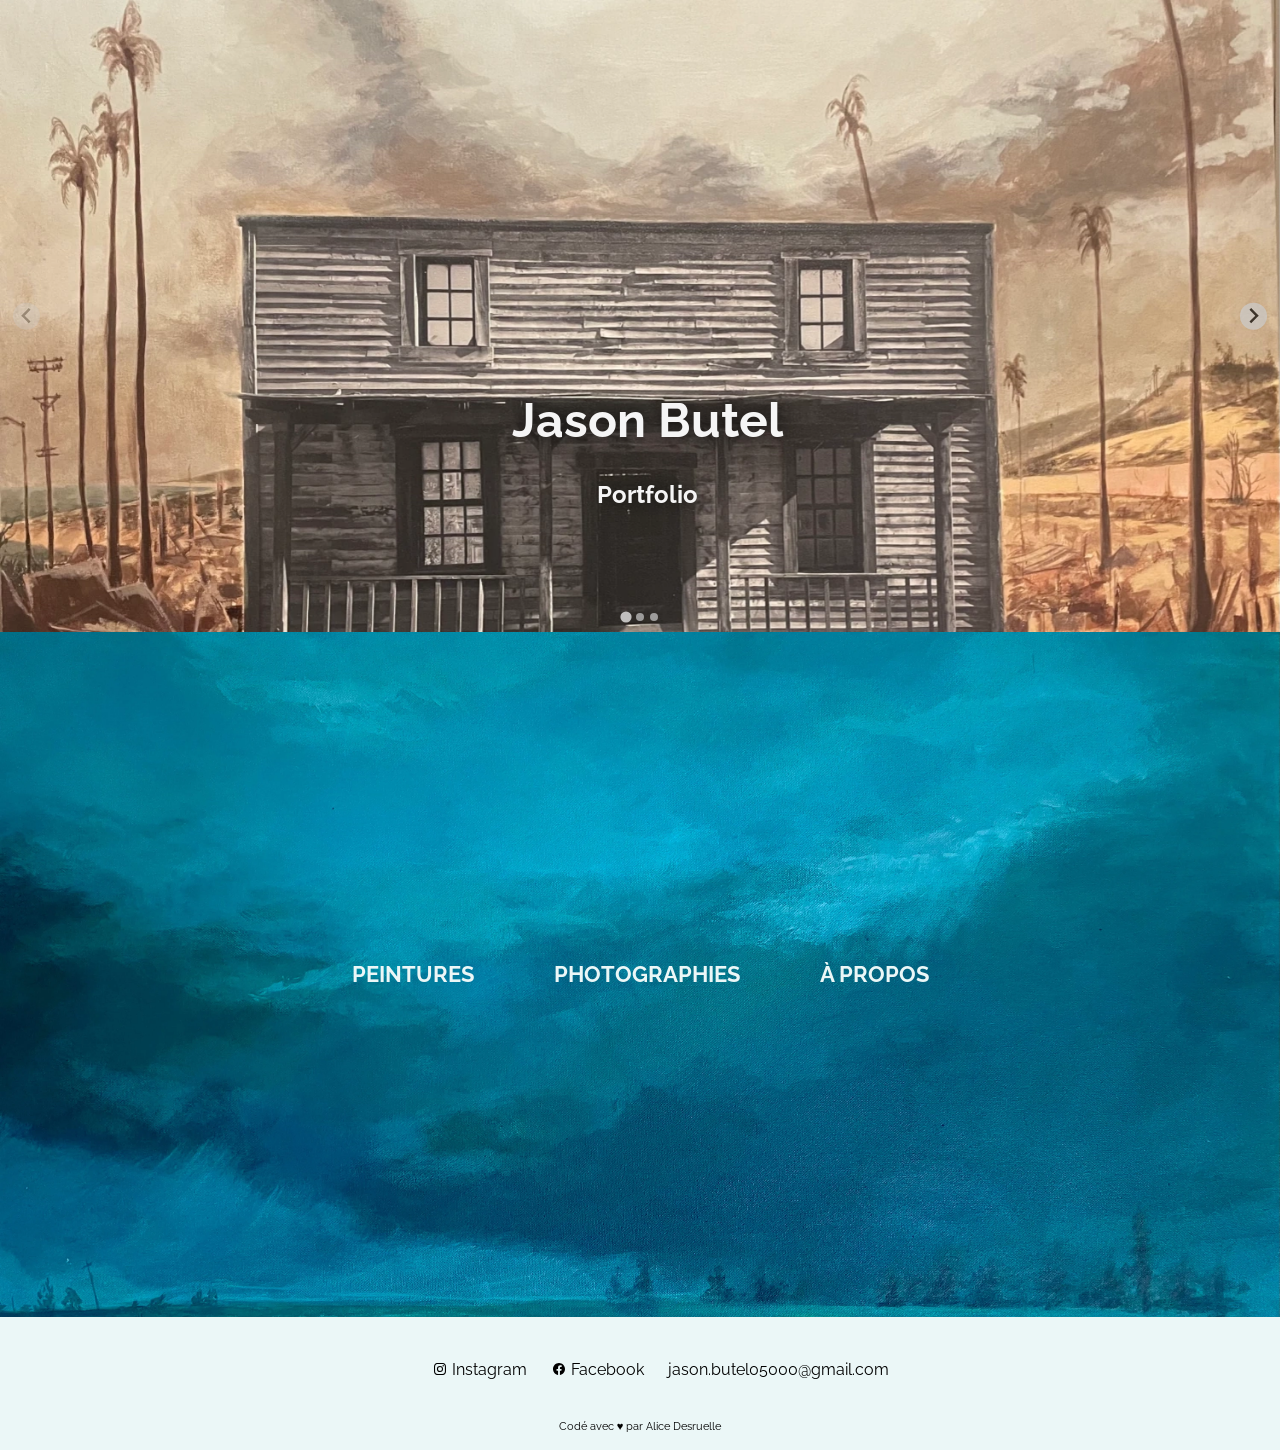
<file: index.html>
<!DOCTYPE HTML>

	<head>

		<!-- empêcher le référencement -->
		<meta name="robots" content="noindex, nofollow, noarchive" />

		<!-- pour les mobiles -->
		<meta name="viewport" content="width=device-width, user-scalable=yes, initial-scale=1.0" />

		<!-- titre affiché dans l'onglet du navigateur et sur les moteurs de recherche -->
		<title>Jason Butel</title>
		<link rel="icon" href="images/iconbis.JPG" type="image/jpg">


		<link rel="stylesheet" href="css/style.css">
		<link rel="stylesheet" href="splide-4.1.3/splide-4.1.3/dist/css/splide.min.css">

		<!-- liens vers les fichiers et librairies JavaScript -->
		<script src="js/jquery-3.7.1.min.js"></script>
		<script src="js/script.js"></script>
		<script src="splide-4.1.3/splide-4.1.3/dist/js/splide.min.js"></script>

	</head>

	<body>

		<a id="top"></a>

		<header>
		</header>
		
		<main>

			<div class="content">
				<h1>Jason Butel</h1>
				<h2>Portfolio</h2>
			</div>
			<section id="image-carousel" class="splide" aria-label="Beautiful Images">
			  	<div class="splide__track">
					<ul class="splide__list">
						<li class="splide__slide">
							<img src="images/slide_2.webp" alt="">
						</li>
						<li class="splide__slide">
							<img src="images/slide_1.webp" alt="">
						</li>					
						<li class="splide__slide">
							<img src="images/slide_3.webp" alt="">
						</li>
					</ul>
			  </div>
			</section>

			<script>
				
  				new Splide( '#image-carousel' ).mount();
			</script>

			<section class="buttons">
				<a class="btn" href="peintures.html">Peintures</a>
				<a class="btn" href="photographies.html">Photographies</a>
				<a class="btn" href="a_propos.html">À propos</a>
			</section>
		</main>

		<footer>
			<ul class="footer_links">
				<li> 
					<a href="https://www.instagram.com/buteljay/" target="_blank">
					<svg xmlns="http://www.w3.org/2000/svg" width="16" height="16" fill="currentColor" class="bi bi-instagram" viewBox="0 0 16 16">
	  				<path d="M8 0C5.829 0 5.556.01 4.703.048 3.85.088 3.269.222 2.76.42a3.9 3.9 0 0 0-1.417.923A3.9 3.9 0 0 0 .42 2.76C.222 3.268.087 3.85.048 4.7.01 5.555 0 5.827 0 8.001c0 2.172.01 2.444.048 3.297.04.852.174 1.433.372 1.942.205.526.478.972.923 1.417.444.445.89.719 1.416.923.51.198 1.09.333 1.942.372C5.555 15.99 5.827 16 8 16s2.444-.01 3.298-.048c.851-.04 1.434-.174 1.943-.372a3.9 3.9 0 0 0 1.416-.923c.445-.445.718-.891.923-1.417.197-.509.332-1.09.372-1.942C15.99 10.445 16 10.173 16 8s-.01-2.445-.048-3.299c-.04-.851-.175-1.433-.372-1.941a3.9 3.9 0 0 0-.923-1.417A3.9 3.9 0 0 0 13.24.42c-.51-.198-1.092-.333-1.943-.372C10.443.01 10.172 0 7.998 0zm-.717 1.442h.718c2.136 0 2.389.007 3.232.046.78.035 1.204.166 1.486.275.373.145.64.319.92.599s.453.546.598.92c.11.281.24.705.275 1.485.039.843.047 1.096.047 3.231s-.008 2.389-.047 3.232c-.035.78-.166 1.203-.275 1.485a2.5 2.5 0 0 1-.599.919c-.28.28-.546.453-.92.598-.28.11-.704.24-1.485.276-.843.038-1.096.047-3.232.047s-2.39-.009-3.233-.047c-.78-.036-1.203-.166-1.485-.276a2.5 2.5 0 0 1-.92-.598 2.5 2.5 0 0 1-.6-.92c-.109-.281-.24-.705-.275-1.485-.038-.843-.046-1.096-.046-3.233s.008-2.388.046-3.231c.036-.78.166-1.204.276-1.486.145-.373.319-.64.599-.92s.546-.453.92-.598c.282-.11.705-.24 1.485-.276.738-.034 1.024-.044 2.515-.045zm4.988 1.328a.96.96 0 1 0 0 1.92.96.96 0 0 0 0-1.92m-4.27 1.122a4.109 4.109 0 1 0 0 8.217 4.109 4.109 0 0 0 0-8.217m0 1.441a2.667 2.667 0 1 1 0 5.334 2.667 2.667 0 0 1 0-5.334"/>
					</svg> Instagram</a> 
				</li>

				<li>
					<a href="https://www.facebook.com/jay.butel.5" target="_blank"><svg xmlns="http://www.w3.org/2000/svg" width="16" height="16" fill="currentColor" class="bi bi-facebook" viewBox="0 0 16 16">
	  				<path d="M16 8.049c0-4.446-3.582-8.05-8-8.05C3.58 0-.002 3.603-.002 8.05c0 4.017 2.926 7.347 6.75 7.951v-5.625h-2.03V8.05H6.75V6.275c0-2.017 1.195-3.131 3.022-3.131.876 0 1.791.157 1.791.157v1.98h-1.009c-.993 0-1.303.621-1.303 1.258v1.51h2.218l-.354 2.326H9.25V16c3.824-.604 6.75-3.934 6.75-7.951"/>
					</svg> Facebook </a>
				</li>
				
				<li>
					<a href="mailto:jason.butel05000@gmail.com" target="_blank"
					>jason.butel05000@gmail.com</a>
				</li>
			</ul>
			
			<p>Codé avec &#9829; par <a href="https://purple-star-create.github.io/portfolio/">Alice Desruelle</a></p>
		</footer>
		
	</body>
</html>
</file>
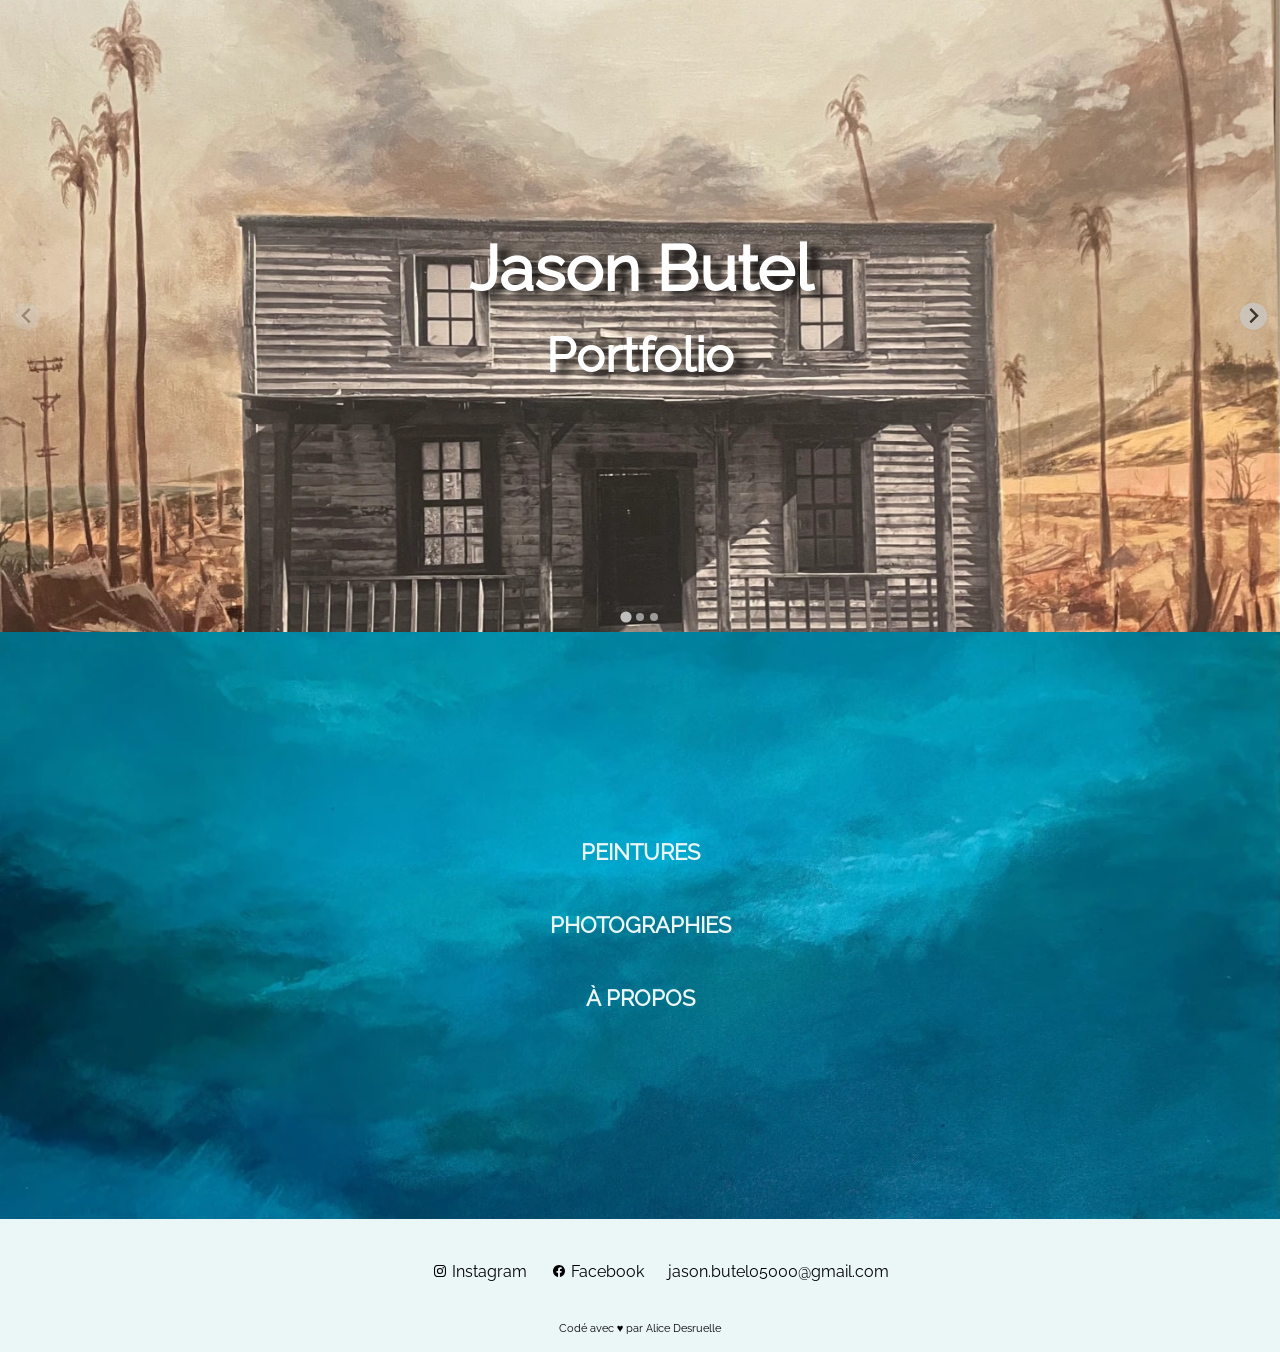
<file: docs/index.html>
<!DOCTYPE HTML>

	<head>

		<!-- type de document, encodage des caractères -->
		<meta http-equiv="content-type" content="text/html; charset=utf-8">

		<!-- texte de description affiché par les moteurs de recherche -->
		<meta name="description" content="Jason Butel, artiste plasticien, crée des œuvres en dessin, peinture, photographie et art numérique, inspirées par l’Anthropocène, la nature et la fiction.">

		<!-- ne pas empêcher le référencement -->
		<meta name="robots" content="index,follow">

		<meta property="og:title" content="Jason Butel | Artiste">
		<meta property="og:description" content="Jason Butel, artiste plasticien, crée des œuvres en dessin, peinture, photographie et art numérique, inspirées par l’Anthropocène, la nature et la fiction.">

		<!-- pour les mobiles -->
		<meta name="viewport" content="width=device-width, user-scalable=yes, initial-scale=1.0" />

		<!-- titre affiché dans l'onglet du navigateur et sur les moteurs de recherche -->
		<title>Jason Butel | Artiste</title>
		<link rel="icon" href="images/iconbis.JPG" type="image/jpg">


		<link rel="stylesheet" href="css/style.css">
		<link rel="stylesheet" href="splide-4.1.3/splide-4.1.3/dist/css/splide.min.css">

		<!-- liens vers les fichiers et librairies JavaScript -->
		<script src="js/jquery-3.7.1.min.js"></script>
		<script src="js/script.js"></script>
		<script src="splide-4.1.3/splide-4.1.3/dist/js/splide.min.js"></script>

	</head>

	<body>

		<a id="top"></a>

		<header>
		</header>
		
		<main>

			<div class="content">
				<h1>Jason Butel</h1>
				<h2>Portfolio</h2>
				<a class="content_lien" href="peintures.html">Voir plus</a>
			</div>
			<section id="image-carousel" class="splide" aria-label="Beautiful Images">
			  	<div class="splide__track">
					<ul class="splide__list">
						<li class="splide__slide">
							<img class="computer_image" src="images/slide_2.webp" alt="">
							<img class="mobile_image" src="images/slide_2_mobile.webp" alt="">
						</li>
						<li class="splide__slide">
							<img class="computer_image" src="images/slide_1.webp" alt="">
							<img class="mobile_image" src="images/slide_1_mobile.webp" alt="">
						</li>					
						
						<li class="splide__slide">
							<img class="computer_image" src="images/slide_4.webp" alt="">
							<img class="mobile_image" src="images/slide_4_mobile.webp" alt="">
						</li>
					</ul>
			  </div>
			</section>

			<script>
				
  				new Splide( '#image-carousel' ).mount();
			</script>

			<section class="buttons">
				<div><a class="btn" href="peintures.html">Peintures</a></div>
				<div><a class="btn" href="photographies.html">Photographies</a></div>
				<div><a class="btn" href="a_propos.html">À propos</a></div>
			</section>
		</main>

		<footer>
			<ul class="footer_links">
				<li> 
					<a href="https://www.instagram.com/buteljay/" target="_blank">
					<svg xmlns="http://www.w3.org/2000/svg" width="16" height="16" fill="currentColor" class="bi bi-instagram" viewBox="0 0 16 16">
	  				<path d="M8 0C5.829 0 5.556.01 4.703.048 3.85.088 3.269.222 2.76.42a3.9 3.9 0 0 0-1.417.923A3.9 3.9 0 0 0 .42 2.76C.222 3.268.087 3.85.048 4.7.01 5.555 0 5.827 0 8.001c0 2.172.01 2.444.048 3.297.04.852.174 1.433.372 1.942.205.526.478.972.923 1.417.444.445.89.719 1.416.923.51.198 1.09.333 1.942.372C5.555 15.99 5.827 16 8 16s2.444-.01 3.298-.048c.851-.04 1.434-.174 1.943-.372a3.9 3.9 0 0 0 1.416-.923c.445-.445.718-.891.923-1.417.197-.509.332-1.09.372-1.942C15.99 10.445 16 10.173 16 8s-.01-2.445-.048-3.299c-.04-.851-.175-1.433-.372-1.941a3.9 3.9 0 0 0-.923-1.417A3.9 3.9 0 0 0 13.24.42c-.51-.198-1.092-.333-1.943-.372C10.443.01 10.172 0 7.998 0zm-.717 1.442h.718c2.136 0 2.389.007 3.232.046.78.035 1.204.166 1.486.275.373.145.64.319.92.599s.453.546.598.92c.11.281.24.705.275 1.485.039.843.047 1.096.047 3.231s-.008 2.389-.047 3.232c-.035.78-.166 1.203-.275 1.485a2.5 2.5 0 0 1-.599.919c-.28.28-.546.453-.92.598-.28.11-.704.24-1.485.276-.843.038-1.096.047-3.232.047s-2.39-.009-3.233-.047c-.78-.036-1.203-.166-1.485-.276a2.5 2.5 0 0 1-.92-.598 2.5 2.5 0 0 1-.6-.92c-.109-.281-.24-.705-.275-1.485-.038-.843-.046-1.096-.046-3.233s.008-2.388.046-3.231c.036-.78.166-1.204.276-1.486.145-.373.319-.64.599-.92s.546-.453.92-.598c.282-.11.705-.24 1.485-.276.738-.034 1.024-.044 2.515-.045zm4.988 1.328a.96.96 0 1 0 0 1.92.96.96 0 0 0 0-1.92m-4.27 1.122a4.109 4.109 0 1 0 0 8.217 4.109 4.109 0 0 0 0-8.217m0 1.441a2.667 2.667 0 1 1 0 5.334 2.667 2.667 0 0 1 0-5.334"/>
					</svg> Instagram</a> 
				</li>

				<li>
					<a href="https://www.facebook.com/jay.butel.5" target="_blank"><svg xmlns="http://www.w3.org/2000/svg" width="16" height="16" fill="currentColor" class="bi bi-facebook" viewBox="0 0 16 16">
	  				<path d="M16 8.049c0-4.446-3.582-8.05-8-8.05C3.58 0-.002 3.603-.002 8.05c0 4.017 2.926 7.347 6.75 7.951v-5.625h-2.03V8.05H6.75V6.275c0-2.017 1.195-3.131 3.022-3.131.876 0 1.791.157 1.791.157v1.98h-1.009c-.993 0-1.303.621-1.303 1.258v1.51h2.218l-.354 2.326H9.25V16c3.824-.604 6.75-3.934 6.75-7.951"/>
					</svg> Facebook </a>
				</li>
				
				<li>
					<a href="mailto:jason.butel05000@gmail.com" target="_blank"
					>jason.butel05000@gmail.com</a>
				</li>
			</ul>
			
			<p>Codé avec &#9829; par <a href="https://purple-star-create.github.io/portfolio/" target="_blank">Alice Desruelle</a></p>
		</footer>
		
	</body>
</html>
</file>
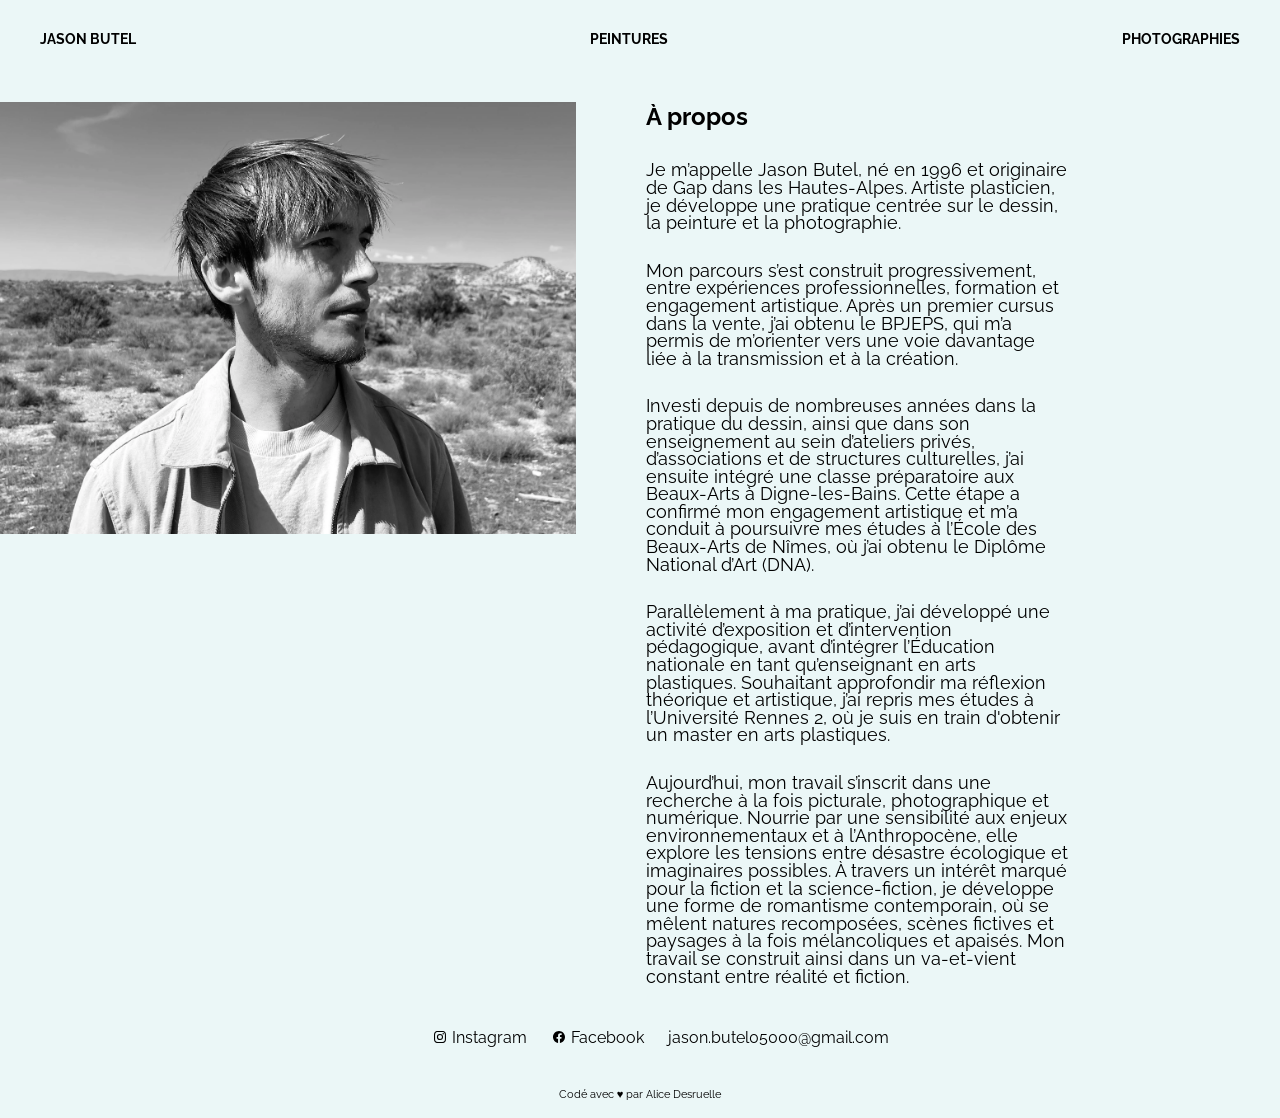
<file: a_propos.html>
<!DOCTYPE HTML>

	<head>

		<!-- empêcher le référencement -->
		<meta name="robots" content="noindex, nofollow, noarchive" />

		<!-- pour les mobiles -->
		<meta name="viewport" content="width=device-width, user-scalable=yes, initial-scale=1.0" />

		<!-- titre affiché dans l'onglet du navigateur et sur les moteurs de recherche -->
		<title>À propos</title>
		<link rel="icon" href="images/iconbis.JPG" type="image/jpg">


		<link rel="stylesheet" href="css/style.css">

		<!-- liens vers les fichiers et librairies JavaScript -->
		<script src="js/jquery-3.7.1.min.js"></script>
		<script src="js/script.js"></script>

	</head>

	<body>
			
		<header>
			
			<section class="menu">
				<a class="btn_menu" href="index.html">Jason Butel</a>
				<a class="btn_menu" href="peintures.html">Peintures</a>
				<a class="btn_menu" href="photographies.html">Photographies</a>
			</section>

		</header>
		
		<main>
			
			<section class="a_propos">
				<img class="portrait" src="images/portrait_NB.webp">
				<div class="text_a_propos">
					<h1 class="titre_a_propos">À propos</h1>
					<p>Je m’appelle Jason Butel, né en 1996 et originaire de Gap dans les Hautes-Alpes. Artiste plasticien, je développe une pratique centrée sur le dessin, la peinture et la photographie.</p>

					<p>Mon parcours s’est construit progressivement, entre expériences professionnelles, formation et engagement artistique. Après un premier cursus dans la vente, j’ai obtenu le BPJEPS, qui m’a permis de m’orienter vers une voie davantage liée à la transmission et à la création.</p>

					<p>Investi depuis de nombreuses années dans la pratique du dessin, ainsi que dans son enseignement au sein d’ateliers privés, d’associations et de structures culturelles, j’ai ensuite intégré une classe préparatoire aux Beaux-Arts à Digne-les-Bains. Cette étape a confirmé mon engagement artistique et m’a conduit à poursuivre mes études à l’École des Beaux-Arts de Nîmes, où j’ai obtenu le Diplôme National d’Art (DNA).</p>

					<p>Parallèlement à ma pratique, j’ai développé une activité d’exposition et d’intervention pédagogique, avant d’intégrer l’Éducation nationale en tant qu’enseignant en arts plastiques. Souhaitant approfondir ma réflexion théorique et artistique, j’ai repris mes études à l’Université Rennes 2, où je suis en train d'obtenir un master en arts plastiques.</p>

					<p>Aujourd’hui, mon travail s’inscrit dans une recherche à la fois picturale, photographique et numérique. Nourrie par une sensibilité aux enjeux environnementaux et à l’Anthropocène, elle explore les tensions entre désastre écologique et imaginaires possibles. À travers un intérêt marqué pour la fiction et la science-fiction, je développe une forme de romantisme contemporain, où se mêlent natures recomposées, scènes fictives et paysages à la fois mélancoliques et apaisés. Mon travail se construit ainsi dans un va-et-vient constant entre réalité et fiction.</p>
				</div>
			
			</section>
		</main>

		<footer>
			<ul class="footer_links">
				<li> 
					<a href="https://www.instagram.com/buteljay/" target="_blank">
					<svg xmlns="http://www.w3.org/2000/svg" width="16" height="16" fill="currentColor" class="bi bi-instagram" viewBox="0 0 16 16">
	  				<path d="M8 0C5.829 0 5.556.01 4.703.048 3.85.088 3.269.222 2.76.42a3.9 3.9 0 0 0-1.417.923A3.9 3.9 0 0 0 .42 2.76C.222 3.268.087 3.85.048 4.7.01 5.555 0 5.827 0 8.001c0 2.172.01 2.444.048 3.297.04.852.174 1.433.372 1.942.205.526.478.972.923 1.417.444.445.89.719 1.416.923.51.198 1.09.333 1.942.372C5.555 15.99 5.827 16 8 16s2.444-.01 3.298-.048c.851-.04 1.434-.174 1.943-.372a3.9 3.9 0 0 0 1.416-.923c.445-.445.718-.891.923-1.417.197-.509.332-1.09.372-1.942C15.99 10.445 16 10.173 16 8s-.01-2.445-.048-3.299c-.04-.851-.175-1.433-.372-1.941a3.9 3.9 0 0 0-.923-1.417A3.9 3.9 0 0 0 13.24.42c-.51-.198-1.092-.333-1.943-.372C10.443.01 10.172 0 7.998 0zm-.717 1.442h.718c2.136 0 2.389.007 3.232.046.78.035 1.204.166 1.486.275.373.145.64.319.92.599s.453.546.598.92c.11.281.24.705.275 1.485.039.843.047 1.096.047 3.231s-.008 2.389-.047 3.232c-.035.78-.166 1.203-.275 1.485a2.5 2.5 0 0 1-.599.919c-.28.28-.546.453-.92.598-.28.11-.704.24-1.485.276-.843.038-1.096.047-3.232.047s-2.39-.009-3.233-.047c-.78-.036-1.203-.166-1.485-.276a2.5 2.5 0 0 1-.92-.598 2.5 2.5 0 0 1-.6-.92c-.109-.281-.24-.705-.275-1.485-.038-.843-.046-1.096-.046-3.233s.008-2.388.046-3.231c.036-.78.166-1.204.276-1.486.145-.373.319-.64.599-.92s.546-.453.92-.598c.282-.11.705-.24 1.485-.276.738-.034 1.024-.044 2.515-.045zm4.988 1.328a.96.96 0 1 0 0 1.92.96.96 0 0 0 0-1.92m-4.27 1.122a4.109 4.109 0 1 0 0 8.217 4.109 4.109 0 0 0 0-8.217m0 1.441a2.667 2.667 0 1 1 0 5.334 2.667 2.667 0 0 1 0-5.334"/>
					</svg> Instagram</a> 
				</li>

				<li>
					<a href="https://www.facebook.com/jay.butel.5" target="_blank"><svg xmlns="http://www.w3.org/2000/svg" width="16" height="16" fill="currentColor" class="bi bi-facebook" viewBox="0 0 16 16">
	  				<path d="M16 8.049c0-4.446-3.582-8.05-8-8.05C3.58 0-.002 3.603-.002 8.05c0 4.017 2.926 7.347 6.75 7.951v-5.625h-2.03V8.05H6.75V6.275c0-2.017 1.195-3.131 3.022-3.131.876 0 1.791.157 1.791.157v1.98h-1.009c-.993 0-1.303.621-1.303 1.258v1.51h2.218l-.354 2.326H9.25V16c3.824-.604 6.75-3.934 6.75-7.951"/>
					</svg> Facebook </a>
				</li>
				
				<li>
					<a href="mailto:jason.butel05000@gmail.com" target="_blank"
					>jason.butel05000@gmail.com</a>
				</li>
			</ul>
			
			<p>Codé avec &#9829; par <a href="https://purple-star-create.github.io/portfolio/" target="_blank">Alice Desruelle</a></p>
		</footer>
		
	</body>
</html>
</file>
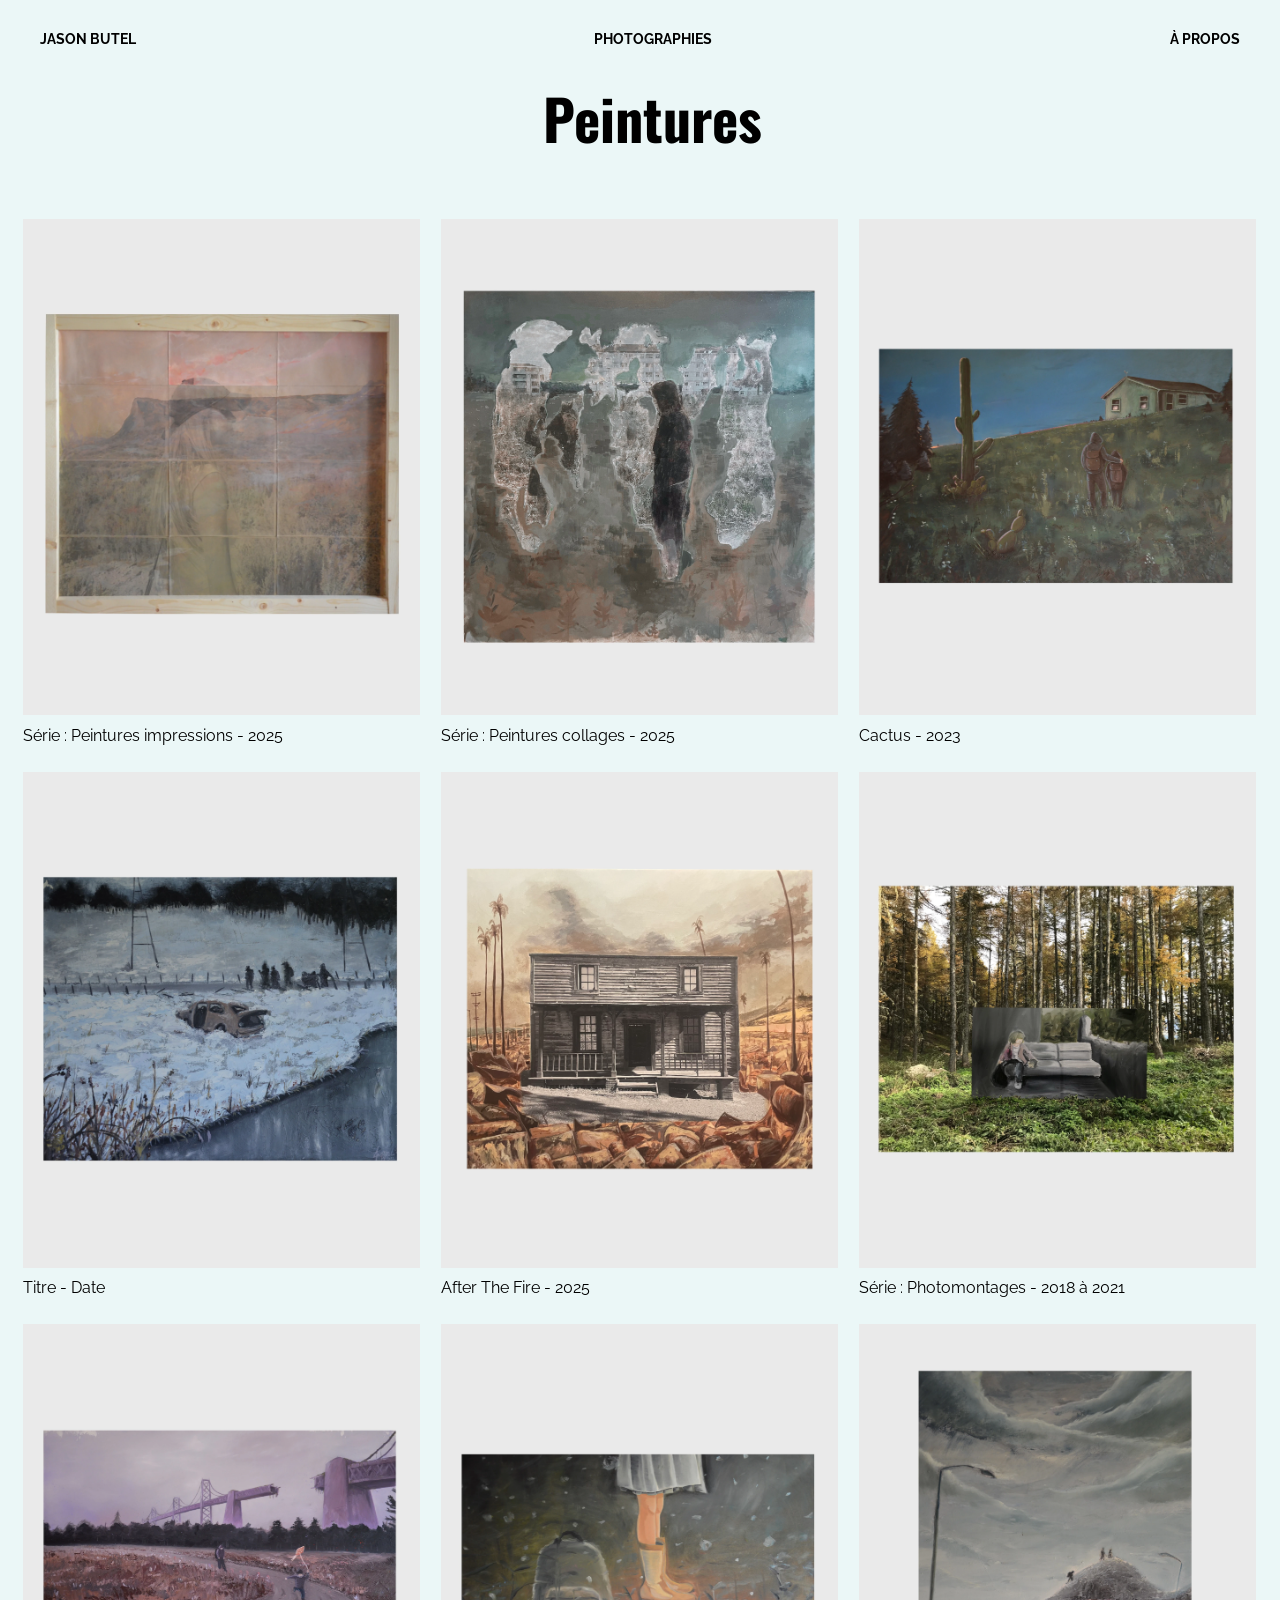
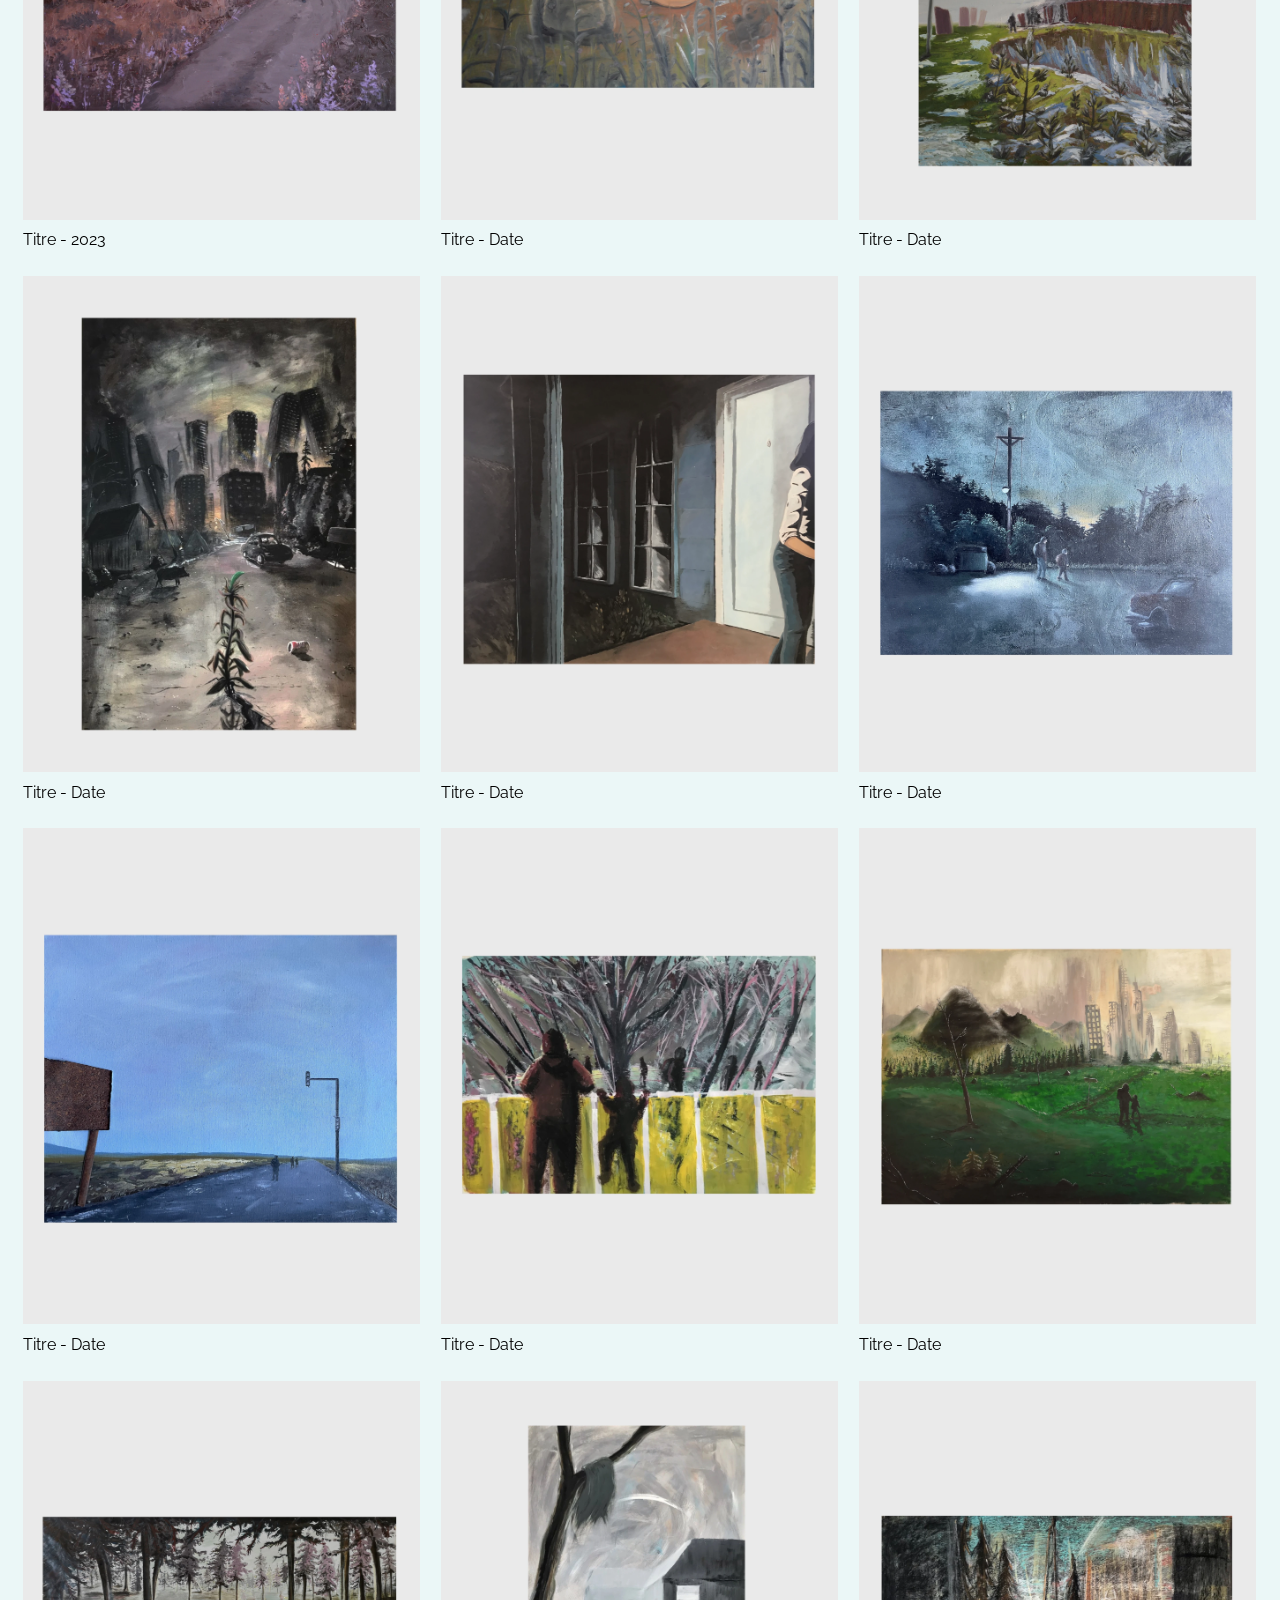
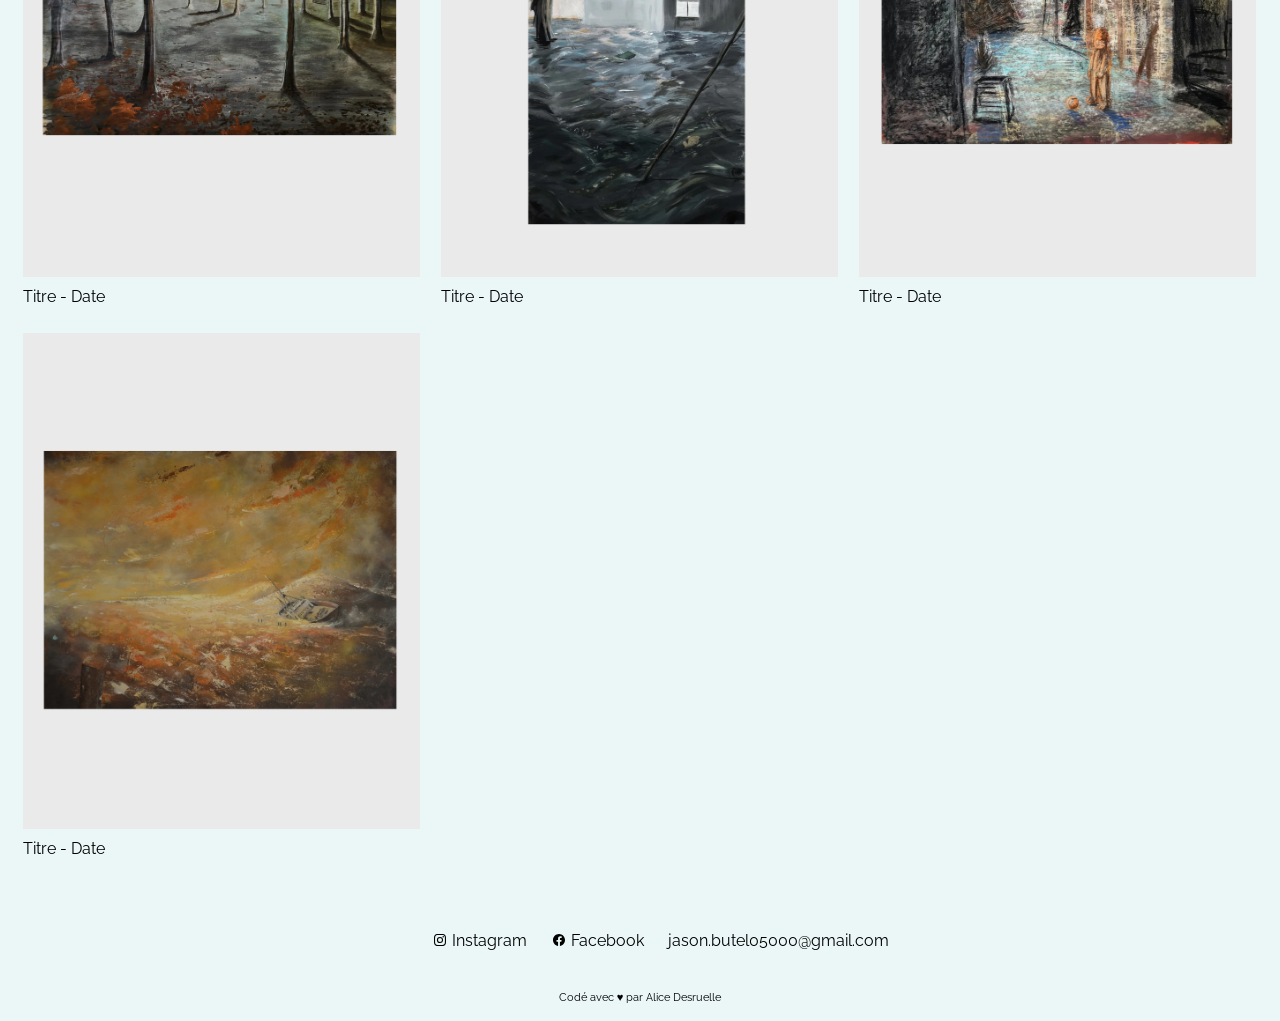
<file: peintures.html>
<!DOCTYPE HTML>

	<head>

		<!-- empêcher le référencement -->
		<meta name="robots" content="noindex, nofollow, noarchive" />

		<!-- pour les mobiles -->
		<meta name="viewport" content="width=device-width, user-scalable=yes, initial-scale=1.0" />

		<!-- titre affiché dans l'onglet du navigateur et sur les moteurs de recherche -->
		<title>Jason Butel - Peintures</title>
		<link rel="icon" href="images/iconbis.JPG" type="image/jpg">


		<link rel="stylesheet" href="css/style.css">

		<!-- liens vers les fichiers et librairies JavaScript -->
		<script src="js/jquery-3.7.1.min.js"></script>
		<script src="js/script.js"></script>

	</head>

	<body>

		<header>

			<section class="menu">
				<a class="btn_menu" href="index.html">Jason Butel</a>
				<a class="btn_menu" href="photographies.html">Photographies</a>
				<a class="btn_menu" href="a_propos.html">À propos</a>
			</section>
			
		</header>
		
		<main>
			<h1 class="titre">Peintures</h1>
			<section class="page">
				<div class="container" onclick="window.location.href='template_peintures.html?page=page1';">
					<img class="peintures" src="images/peintures_impression/visuel_1.webp">
					<div class="text">Série : Peintures impressions - 2025</div>
				</div>
				<div class="container" onclick="window.location.href='template_peintures.html?page=page2';">
					<img class="peintures" src="images/peinture_collage/visuel_1.webp">
					<div class="text">Série : Peintures collages - 2025</div>
				</div>
				<div class="container" onclick="window.location.href='template_peintures.html?page=page4';">
					<img class="peintures" src="images/peintures/visuel_1.webp">
					<div class="text">Cactus - 2023</div>
				</div>
				<div class="container" onclick="window.location.href='template_peintures.html?page=page5';">
					<img class="peintures" src="images/peintures/visuel_2.webp">
					<div class="text">Titre - Date</div>
				</div>
				<div class="container" onclick="window.location.href='template_peintures.html?page=page6';">
					<img class="peintures" src="images/peintures/visuel_3.webp">
					<div class="text">After The Fire - 2025</div>
				</div>
				<div class="container" onclick="window.location.href='template_peintures.html?page=page3';">
					<img class="peintures" src="images/photomontages/visuel_1.webp">
					<div class="text">Série : Photomontages - 2018 à 2021</div>
				</div>
				<div class="container" onclick="window.location.href='template_peintures.html?page=page7';">
					<img class="peintures" src="images/peintures/visuel_4.webp">
					<div class="text">Titre - 2023</div>
				</div>
				<div class="container" onclick="window.location.href='template_peintures.html?page=page8';">
					<img class="peintures" src="images/peintures/visuel_5.webp">
					<div class="text">Titre - Date</div>
				</div>
				<div class="container" onclick="window.location.href='template_peintures.html?page=page9';">
					<img class="peintures" src="images/peintures/visuel_6.webp">
					<div class="text">Titre - Date</div>
				</div>
				<div class="container" onclick="window.location.href='template_peintures.html?page=page10';">
					<img class="peintures" src="images/peintures/visuel_7.webp">
					<div class="text">Titre - Date</div>
				</div>
				<div class="container" onclick="window.location.href='template_peintures.html?page=page11';">
					<img class="peintures" src="images/peintures/visuel_8.webp">
					<div class="text">Titre - Date</div>
				</div>
				<div class="container" onclick="window.location.href='template_peintures.html?page=page12';">
					<img class="peintures" src="images/peintures/visuel_9.webp">
					<div class="text">Titre - Date</div>
				</div>
				<div class="container" onclick="window.location.href='template_peintures.html?page=page13';">
					<img class="peintures" src="images/peintures/visuel_10.webp">
					<div class="text">Titre - Date</div>
				</div>
				<div class="container" onclick="window.location.href='template_peintures.html?page=page14';">
					<img class="peintures" src="images/peintures/visuel_11.webp">
					<div class="text">Titre - Date</div>
				</div>
				<div class="container" onclick="window.location.href='template_peintures.html?page=page15';">
					<img class="peintures" src="images/peintures/visuel_12.webp">
					<div class="text">Titre - Date</div>
				</div>
				<div class="container" onclick="window.location.href='template_peintures.html?page=page16';">
					<img class="peintures" src="images/peintures/visuel_
					13.webp">
					<div class="text">Titre - Date</div>
				</div>
				<div class="container" onclick="window.location.href='template_peintures.html?page=page17';">
					<img class="peintures" src="images/peintures/visuel_
					14.webp">
					<div class="text">Titre - Date</div>
				</div>
				<div class="container" onclick="window.location.href='template_peintures.html?page=page18';">
					<img class="peintures" src="images/peintures/visuel_
					15.webp">
					<div class="text">Titre - Date</div>
				</div>
				<div class="container" onclick="window.location.href='template_peintures.html?page=page19';">
					<img class="peintures" src="images/peintures/visuel_
					16.webp">
					<div class="text">Titre - Date</div>
				</div>
				
				

			</section>
		</main>

		<footer>
			<ul class="footer_links">
				<li> 
					<a href="https://www.instagram.com/buteljay/" target="_blank">
					<svg xmlns="http://www.w3.org/2000/svg" width="16" height="16" fill="currentColor" class="bi bi-instagram" viewBox="0 0 16 16">
	  				<path d="M8 0C5.829 0 5.556.01 4.703.048 3.85.088 3.269.222 2.76.42a3.9 3.9 0 0 0-1.417.923A3.9 3.9 0 0 0 .42 2.76C.222 3.268.087 3.85.048 4.7.01 5.555 0 5.827 0 8.001c0 2.172.01 2.444.048 3.297.04.852.174 1.433.372 1.942.205.526.478.972.923 1.417.444.445.89.719 1.416.923.51.198 1.09.333 1.942.372C5.555 15.99 5.827 16 8 16s2.444-.01 3.298-.048c.851-.04 1.434-.174 1.943-.372a3.9 3.9 0 0 0 1.416-.923c.445-.445.718-.891.923-1.417.197-.509.332-1.09.372-1.942C15.99 10.445 16 10.173 16 8s-.01-2.445-.048-3.299c-.04-.851-.175-1.433-.372-1.941a3.9 3.9 0 0 0-.923-1.417A3.9 3.9 0 0 0 13.24.42c-.51-.198-1.092-.333-1.943-.372C10.443.01 10.172 0 7.998 0zm-.717 1.442h.718c2.136 0 2.389.007 3.232.046.78.035 1.204.166 1.486.275.373.145.64.319.92.599s.453.546.598.92c.11.281.24.705.275 1.485.039.843.047 1.096.047 3.231s-.008 2.389-.047 3.232c-.035.78-.166 1.203-.275 1.485a2.5 2.5 0 0 1-.599.919c-.28.28-.546.453-.92.598-.28.11-.704.24-1.485.276-.843.038-1.096.047-3.232.047s-2.39-.009-3.233-.047c-.78-.036-1.203-.166-1.485-.276a2.5 2.5 0 0 1-.92-.598 2.5 2.5 0 0 1-.6-.92c-.109-.281-.24-.705-.275-1.485-.038-.843-.046-1.096-.046-3.233s.008-2.388.046-3.231c.036-.78.166-1.204.276-1.486.145-.373.319-.64.599-.92s.546-.453.92-.598c.282-.11.705-.24 1.485-.276.738-.034 1.024-.044 2.515-.045zm4.988 1.328a.96.96 0 1 0 0 1.92.96.96 0 0 0 0-1.92m-4.27 1.122a4.109 4.109 0 1 0 0 8.217 4.109 4.109 0 0 0 0-8.217m0 1.441a2.667 2.667 0 1 1 0 5.334 2.667 2.667 0 0 1 0-5.334"/>
					</svg> Instagram</a> 
				</li>

				<li>
					<a href="https://www.facebook.com/jay.butel.5" target="_blank"><svg xmlns="http://www.w3.org/2000/svg" width="16" height="16" fill="currentColor" class="bi bi-facebook" viewBox="0 0 16 16">
	  				<path d="M16 8.049c0-4.446-3.582-8.05-8-8.05C3.58 0-.002 3.603-.002 8.05c0 4.017 2.926 7.347 6.75 7.951v-5.625h-2.03V8.05H6.75V6.275c0-2.017 1.195-3.131 3.022-3.131.876 0 1.791.157 1.791.157v1.98h-1.009c-.993 0-1.303.621-1.303 1.258v1.51h2.218l-.354 2.326H9.25V16c3.824-.604 6.75-3.934 6.75-7.951"/>
					</svg> Facebook </a>
				</li>
				
				<li>
					<a href="mailto:jason.butel05000@gmail.com" target="_blank"
					>jason.butel05000@gmail.com</a>
				</li>
			</ul>
			
			<p>Codé avec &#9829; par <a href="https://purple-star-create.github.io/portfolio/" target="_blank">Alice Desruelle</a></p>
		</footer>
		
	</body>
</html>
</file>
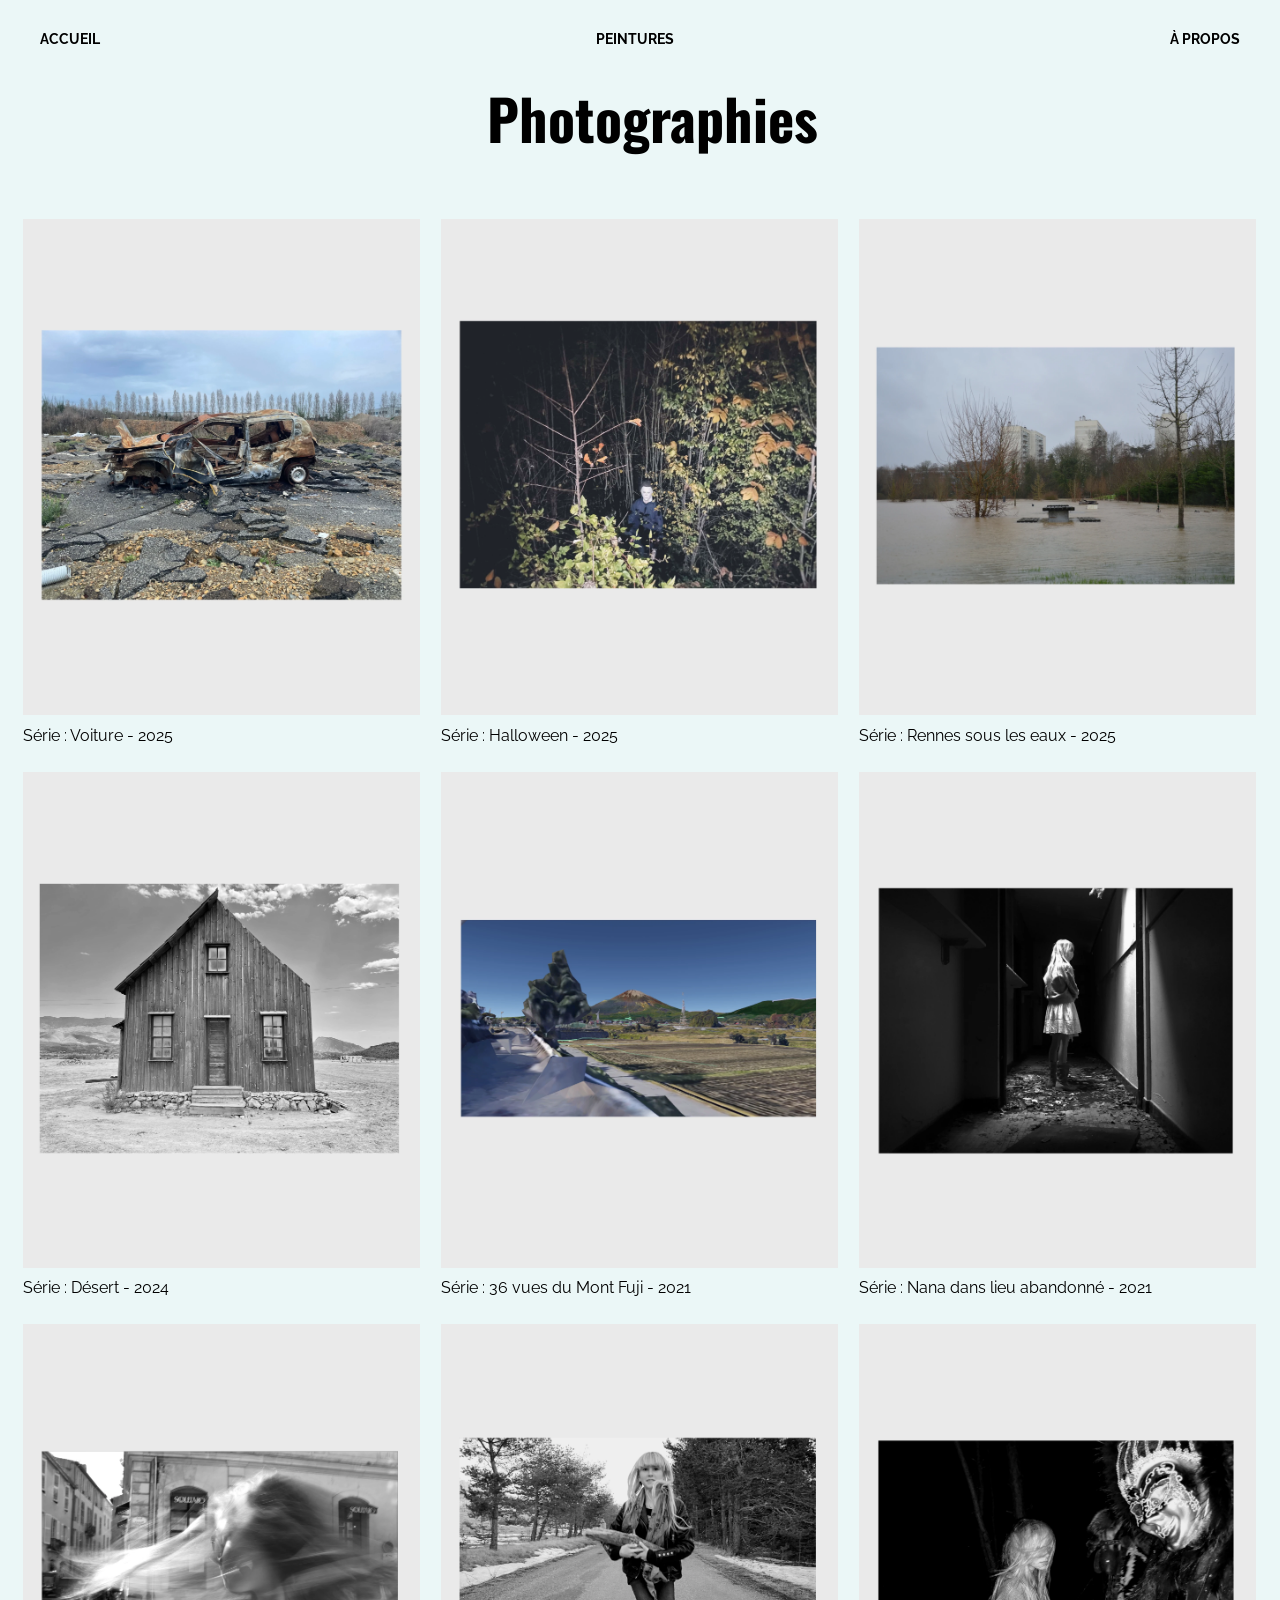
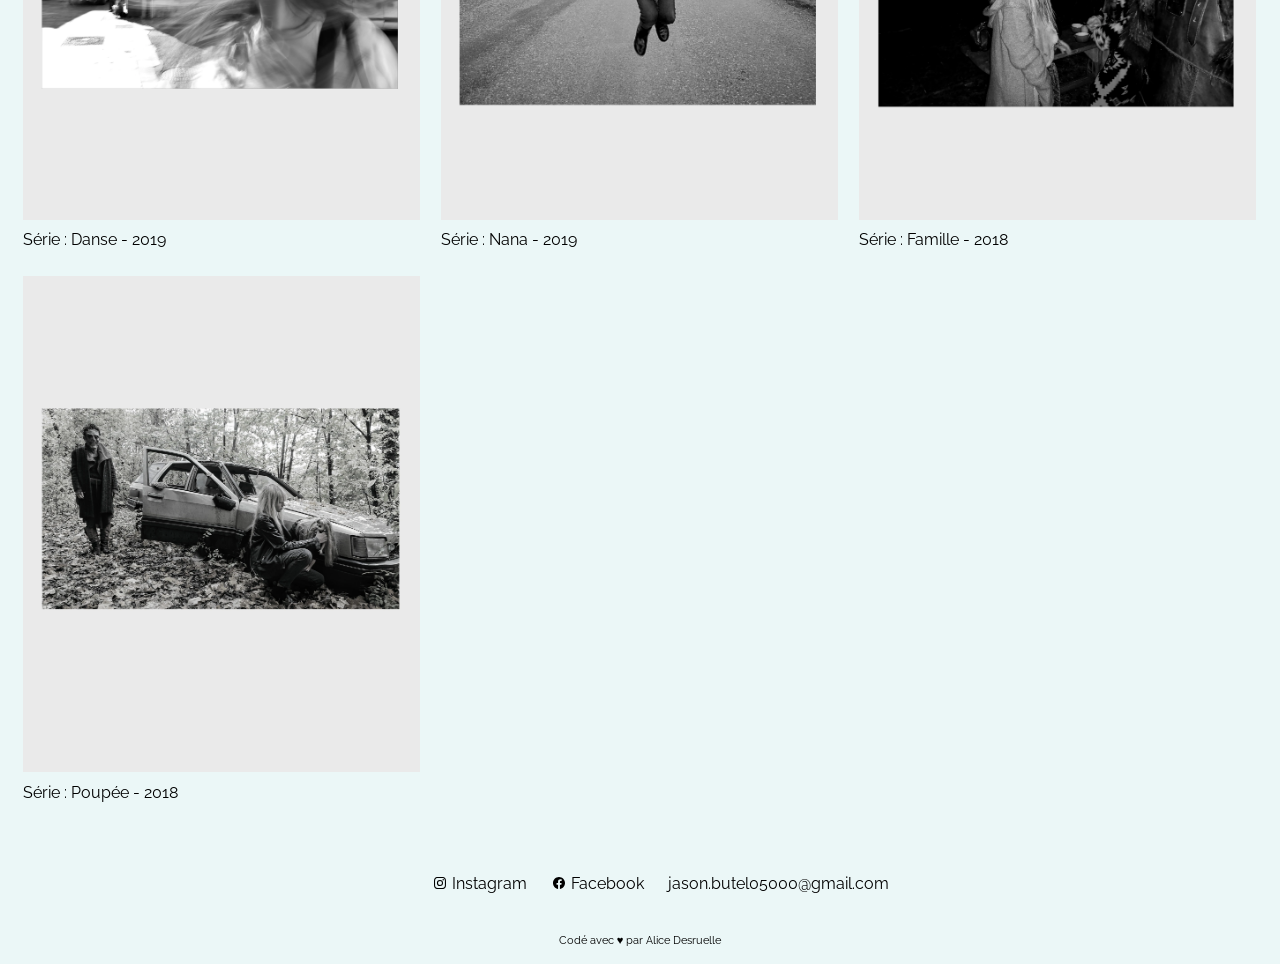
<file: photographies.html>
<!DOCTYPE HTML>

	<head>

		<!-- empêcher le référencement -->
		<meta name="robots" content="noindex, nofollow, noarchive" />

		<!-- pour les mobiles -->
		<meta name="viewport" content="width=device-width, user-scalable=yes, initial-scale=1.0" />

		<!-- titre affiché dans l'onglet du navigateur et sur les moteurs de recherche -->
		<title>Jason Butel - Photographies</title>
		<link rel="icon" href="images/iconbis.JPG" type="image/jpg">


		<link rel="stylesheet" href="css/style.css">

		<!-- liens vers les fichiers et librairies JavaScript -->
		<script src="js/jquery-3.7.1.min.js"></script>
		<script src="js/script.js"></script>

	</head>

	<body>

		<header>

			<section class="menu">
				<a class="btn_menu" href="index.html">Accueil</a>
				<a class="btn_menu" href="peintures.html">Peintures</a>
				<a class="btn_menu" href="a_propos.html">À propos</a>
			</section>
			
		</header>
		
		<main>
			<h1 class="titre">Photographies</h1>
			<section class="page">
				
				<div class="container" onclick="window.location.href='template_photographies.html?page=page2';">
					<img class="peintures" src="images/photos/voiture/visuel_1.webp">
					<div class="text">Série : Voiture - 2025</div>
				</div>
				<div class="container" onclick="window.location.href='template_photographies.html?page=page10';">
					<img class="peintures" src="images/photos/halloween/visuel_cartel.webp">
					<div class="text">Série : Halloween - 2025</div>
				</div>
				<div class="container" onclick="window.location.href='template_photographies.html?page=page5';">
					<img class="peintures" src="images/photos/rennes_sous_les_eaux/visuel_1.webp">
					<div class="text">Série : Rennes sous les eaux - 2025</div>
				</div>
				<div class="container" onclick="window.location.href='template_photographies.html?page=page4';">
					<img class="peintures" src="images/photos/desert/visuel_1.webp">
					<div class="text">Série : Désert - 2024</div>
				</div>
				<div class="container" onclick="window.location.href='template_photographies.html?page=page1';">
					<img class="peintures" src="images/photos/36_vues/visuel_1.webp">
					<div class="text">Série : 36 vues du Mont Fuji - 2021</div>
				</div>
				<div class="container" onclick="window.location.href='template_photographies.html?page=page9';">
					<img class="peintures" src="images/photos/nana_lieu_abandonné/visuel_1.webp">
					<div class="text">Série : Nana dans lieu abandonné - 2021</div>
				</div>
				<div class="container" onclick="window.location.href='template_photographies.html?page=page6';">
					<img class="peintures" src="images/photos/danse/visuel_1.webp">
					<div class="text">Série : Danse - 2019</div>
				</div>
				<div class="container" onclick="window.location.href='template_photographies.html?page=page3';">
					<img class="peintures" src="images/photos/nana/visuel_1.webp">
					<div class="text">Série : Nana - 2019</div>
				</div>
				<div class="container" onclick="window.location.href='template_photographies.html?page=page7';">
					<img class="peintures" src="images/photos/famille/visuel_1.webp">
					<div class="text">Série : Famille - 2018</div>
				</div>
				<div class="container" onclick="window.location.href='template_photographies.html?page=page8';">
					<img class="peintures" src="images/photos/masques/visuel_1.webp">
					<div class="text">Série : Poupée - 2018</div>
				</div>
				
			</section>
		</main>

		<footer>
			<ul class="footer_links">
				<li> 
					<a href="https://www.instagram.com/buteljay/" target="_blank">
					<svg xmlns="http://www.w3.org/2000/svg" width="16" height="16" fill="currentColor" class="bi bi-instagram" viewBox="0 0 16 16">
	  				<path d="M8 0C5.829 0 5.556.01 4.703.048 3.85.088 3.269.222 2.76.42a3.9 3.9 0 0 0-1.417.923A3.9 3.9 0 0 0 .42 2.76C.222 3.268.087 3.85.048 4.7.01 5.555 0 5.827 0 8.001c0 2.172.01 2.444.048 3.297.04.852.174 1.433.372 1.942.205.526.478.972.923 1.417.444.445.89.719 1.416.923.51.198 1.09.333 1.942.372C5.555 15.99 5.827 16 8 16s2.444-.01 3.298-.048c.851-.04 1.434-.174 1.943-.372a3.9 3.9 0 0 0 1.416-.923c.445-.445.718-.891.923-1.417.197-.509.332-1.09.372-1.942C15.99 10.445 16 10.173 16 8s-.01-2.445-.048-3.299c-.04-.851-.175-1.433-.372-1.941a3.9 3.9 0 0 0-.923-1.417A3.9 3.9 0 0 0 13.24.42c-.51-.198-1.092-.333-1.943-.372C10.443.01 10.172 0 7.998 0zm-.717 1.442h.718c2.136 0 2.389.007 3.232.046.78.035 1.204.166 1.486.275.373.145.64.319.92.599s.453.546.598.92c.11.281.24.705.275 1.485.039.843.047 1.096.047 3.231s-.008 2.389-.047 3.232c-.035.78-.166 1.203-.275 1.485a2.5 2.5 0 0 1-.599.919c-.28.28-.546.453-.92.598-.28.11-.704.24-1.485.276-.843.038-1.096.047-3.232.047s-2.39-.009-3.233-.047c-.78-.036-1.203-.166-1.485-.276a2.5 2.5 0 0 1-.92-.598 2.5 2.5 0 0 1-.6-.92c-.109-.281-.24-.705-.275-1.485-.038-.843-.046-1.096-.046-3.233s.008-2.388.046-3.231c.036-.78.166-1.204.276-1.486.145-.373.319-.64.599-.92s.546-.453.92-.598c.282-.11.705-.24 1.485-.276.738-.034 1.024-.044 2.515-.045zm4.988 1.328a.96.96 0 1 0 0 1.92.96.96 0 0 0 0-1.92m-4.27 1.122a4.109 4.109 0 1 0 0 8.217 4.109 4.109 0 0 0 0-8.217m0 1.441a2.667 2.667 0 1 1 0 5.334 2.667 2.667 0 0 1 0-5.334"/>
					</svg> Instagram</a> 
				</li>

				<li>
					<a href="https://www.facebook.com/jay.butel.5" target="_blank"><svg xmlns="http://www.w3.org/2000/svg" width="16" height="16" fill="currentColor" class="bi bi-facebook" viewBox="0 0 16 16">
	  				<path d="M16 8.049c0-4.446-3.582-8.05-8-8.05C3.58 0-.002 3.603-.002 8.05c0 4.017 2.926 7.347 6.75 7.951v-5.625h-2.03V8.05H6.75V6.275c0-2.017 1.195-3.131 3.022-3.131.876 0 1.791.157 1.791.157v1.98h-1.009c-.993 0-1.303.621-1.303 1.258v1.51h2.218l-.354 2.326H9.25V16c3.824-.604 6.75-3.934 6.75-7.951"/>
					</svg> Facebook </a>
				</li>
				
				<li>
					<a href="mailto:jason.butel05000@gmail.com" target="_blank"
					>jason.butel05000@gmail.com</a>
				</li>
			</ul>
			
			<p>Codé avec &#9829; par <a href="https://purple-star-create.github.io/portfolio/" target="_blank">Alice Desruelle</a></p>
		</footer>
		
	</body>
</html>
</file>
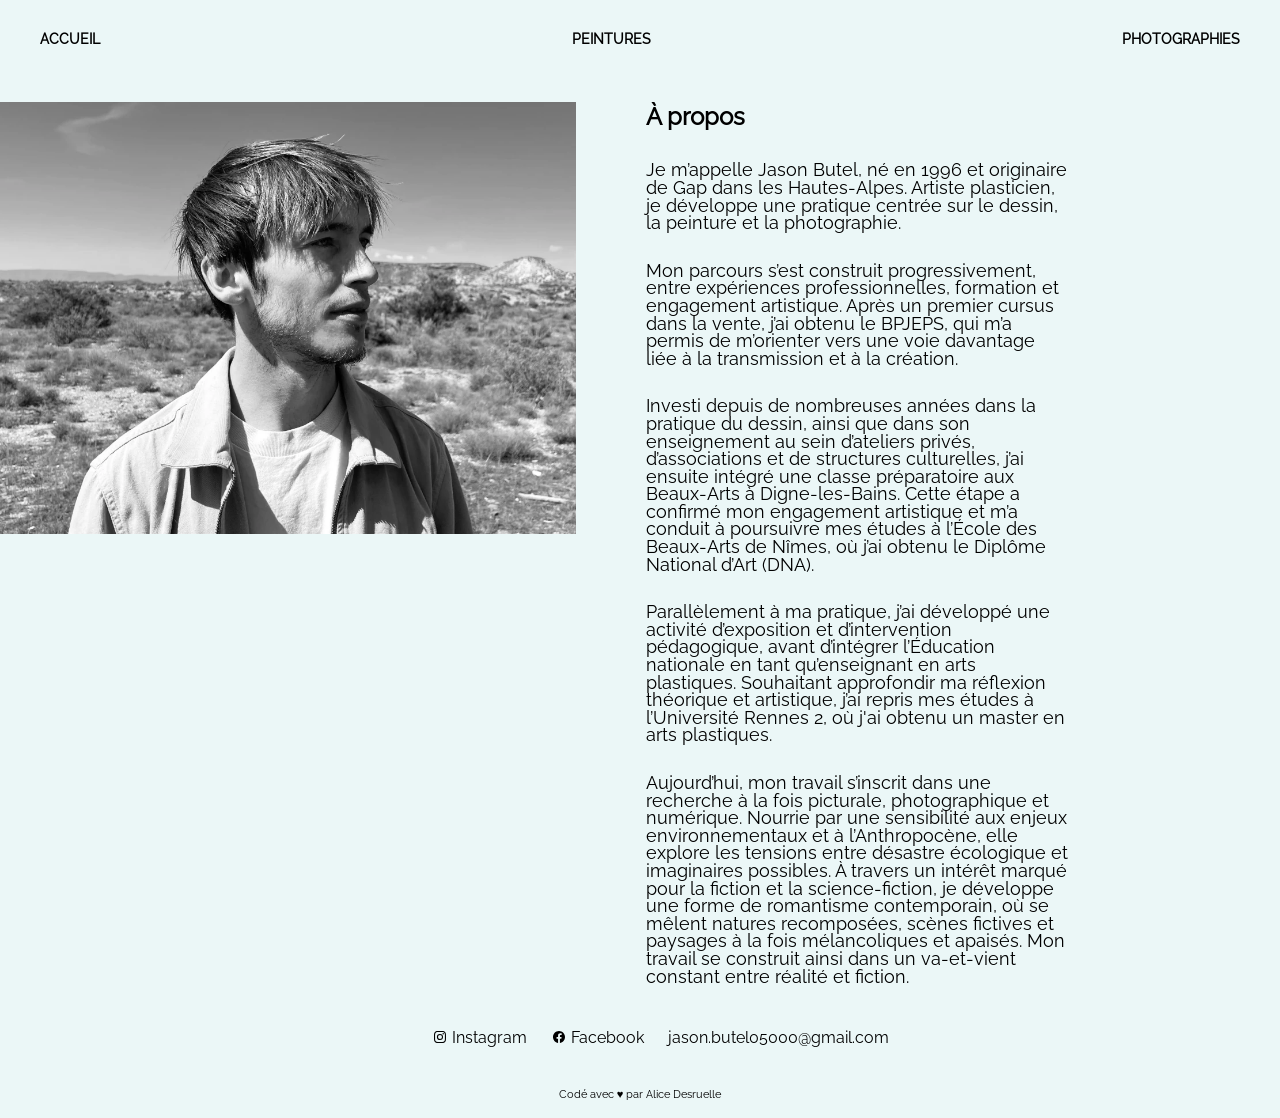
<file: docs/a_propos.html>
<!DOCTYPE HTML>

	<head>

		<!-- type de document, encodage des caractères -->
		<meta http-equiv="content-type" content="text/html; charset=utf-8">

		<!-- texte de description affiché par les moteurs de recherche -->
		<meta name="description" content="Jason Butel, artiste plasticien, développe une pratique en dessin, peinture, photographie et art numérique, inspirée par l’Anthropocène, la nature et la fiction.">

		<!-- ne pas empêcher le référencement -->
		<meta name="robots" content="index,follow">

		<meta property="og:title" content="À propos | Jason Butel">
		<meta property="og:description" content="Jason Butel, artiste plasticien, développe une pratique en dessin, peinture, photographie et art numérique, inspirée par l’Anthropocène, la nature et la fiction.">

		<!-- pour les mobiles -->
		<meta name="viewport" content="width=device-width, user-scalable=yes, initial-scale=1.0" />

		<!-- titre affiché dans l'onglet du navigateur et sur les moteurs de recherche -->
		<title>À propos | Jason Butel</title>
		<link rel="icon" href="images/iconbis.JPG" type="image/jpg">


		<link rel="stylesheet" href="css/style.css">

		<!-- liens vers les fichiers et librairies JavaScript -->
		<script src="js/jquery-3.7.1.min.js"></script>
		<script src="js/script.js"></script>

	</head>

	<body>
			
		<header>
			
			<section class="menu">
				<a class="btn_menu" href="index.html">Accueil</a>
				<a class="btn_menu" href="peintures.html">Peintures</a>
				<a class="btn_menu" href="photographies.html">Photographies</a>
			</section>

		</header>
		
		<main>
			
			<section class="a_propos">
				<img class="portrait" src="images/portrait_NB.webp">
				<div class="text_a_propos">
					<h1 class="titre_a_propos">À propos</h1>
					<p>Je m’appelle Jason Butel, né en 1996 et originaire de Gap dans les Hautes-Alpes. Artiste plasticien, je développe une pratique centrée sur le dessin, la peinture et la photographie.</p>

					<p>Mon parcours s’est construit progressivement, entre expériences professionnelles, formation et engagement artistique. Après un premier cursus dans la vente, j’ai obtenu le BPJEPS, qui m’a permis de m’orienter vers une voie davantage liée à la transmission et à la création.</p>

					<p>Investi depuis de nombreuses années dans la pratique du dessin, ainsi que dans son enseignement au sein d’ateliers privés, d’associations et de structures culturelles, j’ai ensuite intégré une classe préparatoire aux Beaux-Arts à Digne-les-Bains. Cette étape a confirmé mon engagement artistique et m’a conduit à poursuivre mes études à l’École des Beaux-Arts de Nîmes, où j’ai obtenu le Diplôme National d’Art (DNA).</p>

					<p>Parallèlement à ma pratique, j’ai développé une activité d’exposition et d’intervention pédagogique, avant d’intégrer l’Éducation nationale en tant qu’enseignant en arts plastiques. Souhaitant approfondir ma réflexion théorique et artistique, j’ai repris mes études à l’Université Rennes 2, où j'ai obtenu un master en arts plastiques.</p>

					<p>Aujourd’hui, mon travail s’inscrit dans une recherche à la fois picturale, photographique et numérique. Nourrie par une sensibilité aux enjeux environnementaux et à l’Anthropocène, elle explore les tensions entre désastre écologique et imaginaires possibles. À travers un intérêt marqué pour la fiction et la science-fiction, je développe une forme de romantisme contemporain, où se mêlent natures recomposées, scènes fictives et paysages à la fois mélancoliques et apaisés. Mon travail se construit ainsi dans un va-et-vient constant entre réalité et fiction.</p>
				</div>
			
			</section>
		</main>

		<footer>
			<ul class="footer_links">
				<li> 
					<a href="https://www.instagram.com/buteljay/" target="_blank">
					<svg xmlns="http://www.w3.org/2000/svg" width="16" height="16" fill="currentColor" class="bi bi-instagram" viewBox="0 0 16 16">
	  				<path d="M8 0C5.829 0 5.556.01 4.703.048 3.85.088 3.269.222 2.76.42a3.9 3.9 0 0 0-1.417.923A3.9 3.9 0 0 0 .42 2.76C.222 3.268.087 3.85.048 4.7.01 5.555 0 5.827 0 8.001c0 2.172.01 2.444.048 3.297.04.852.174 1.433.372 1.942.205.526.478.972.923 1.417.444.445.89.719 1.416.923.51.198 1.09.333 1.942.372C5.555 15.99 5.827 16 8 16s2.444-.01 3.298-.048c.851-.04 1.434-.174 1.943-.372a3.9 3.9 0 0 0 1.416-.923c.445-.445.718-.891.923-1.417.197-.509.332-1.09.372-1.942C15.99 10.445 16 10.173 16 8s-.01-2.445-.048-3.299c-.04-.851-.175-1.433-.372-1.941a3.9 3.9 0 0 0-.923-1.417A3.9 3.9 0 0 0 13.24.42c-.51-.198-1.092-.333-1.943-.372C10.443.01 10.172 0 7.998 0zm-.717 1.442h.718c2.136 0 2.389.007 3.232.046.78.035 1.204.166 1.486.275.373.145.64.319.92.599s.453.546.598.92c.11.281.24.705.275 1.485.039.843.047 1.096.047 3.231s-.008 2.389-.047 3.232c-.035.78-.166 1.203-.275 1.485a2.5 2.5 0 0 1-.599.919c-.28.28-.546.453-.92.598-.28.11-.704.24-1.485.276-.843.038-1.096.047-3.232.047s-2.39-.009-3.233-.047c-.78-.036-1.203-.166-1.485-.276a2.5 2.5 0 0 1-.92-.598 2.5 2.5 0 0 1-.6-.92c-.109-.281-.24-.705-.275-1.485-.038-.843-.046-1.096-.046-3.233s.008-2.388.046-3.231c.036-.78.166-1.204.276-1.486.145-.373.319-.64.599-.92s.546-.453.92-.598c.282-.11.705-.24 1.485-.276.738-.034 1.024-.044 2.515-.045zm4.988 1.328a.96.96 0 1 0 0 1.92.96.96 0 0 0 0-1.92m-4.27 1.122a4.109 4.109 0 1 0 0 8.217 4.109 4.109 0 0 0 0-8.217m0 1.441a2.667 2.667 0 1 1 0 5.334 2.667 2.667 0 0 1 0-5.334"/>
					</svg> Instagram</a> 
				</li>

				<li>
					<a href="https://www.facebook.com/jay.butel.5" target="_blank"><svg xmlns="http://www.w3.org/2000/svg" width="16" height="16" fill="currentColor" class="bi bi-facebook" viewBox="0 0 16 16">
	  				<path d="M16 8.049c0-4.446-3.582-8.05-8-8.05C3.58 0-.002 3.603-.002 8.05c0 4.017 2.926 7.347 6.75 7.951v-5.625h-2.03V8.05H6.75V6.275c0-2.017 1.195-3.131 3.022-3.131.876 0 1.791.157 1.791.157v1.98h-1.009c-.993 0-1.303.621-1.303 1.258v1.51h2.218l-.354 2.326H9.25V16c3.824-.604 6.75-3.934 6.75-7.951"/>
					</svg> Facebook </a>
				</li>
				
				<li>
					<a href="mailto:jason.butel05000@gmail.com" target="_blank"
					>jason.butel05000@gmail.com</a>
				</li>
			</ul>
			
			<p>Codé avec &#9829; par <a href="https://purple-star-create.github.io/portfolio/" target="_blank">Alice Desruelle</a></p>
		</footer>
		
	</body>
</html>
</file>
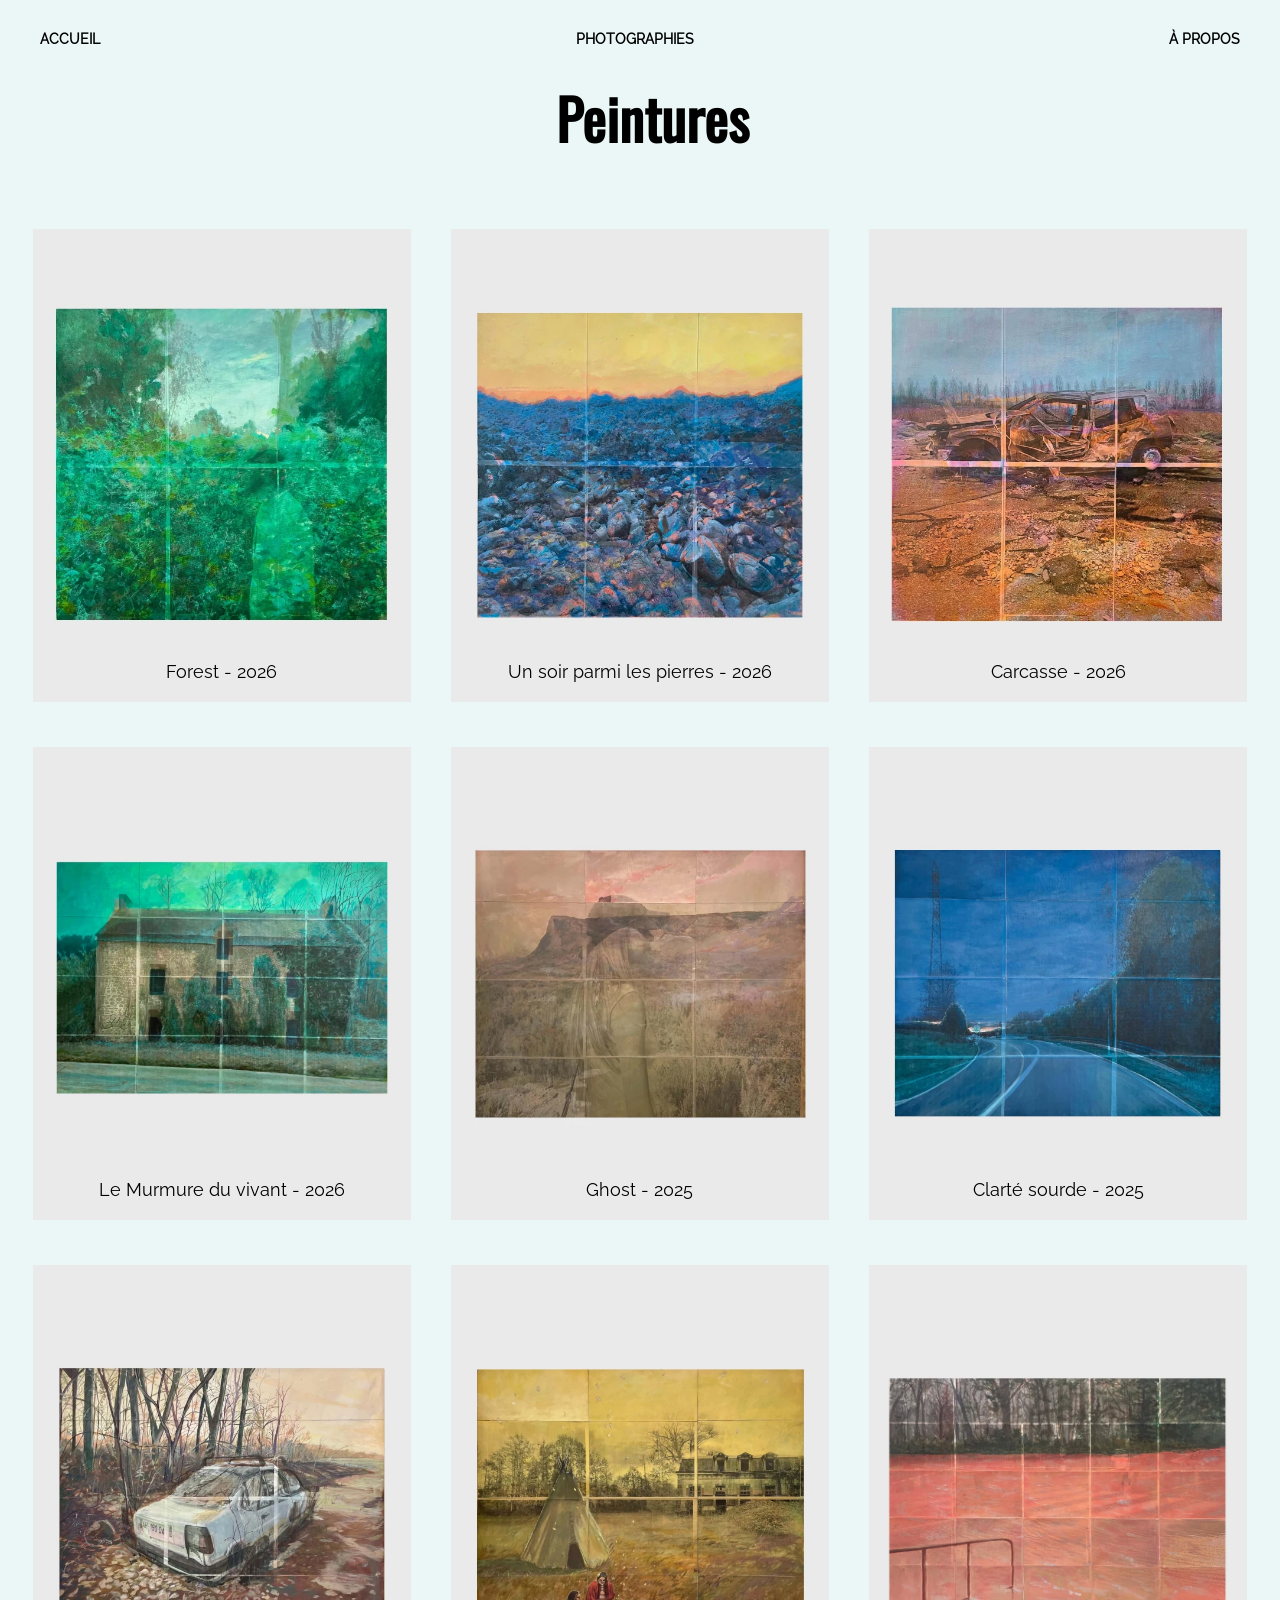
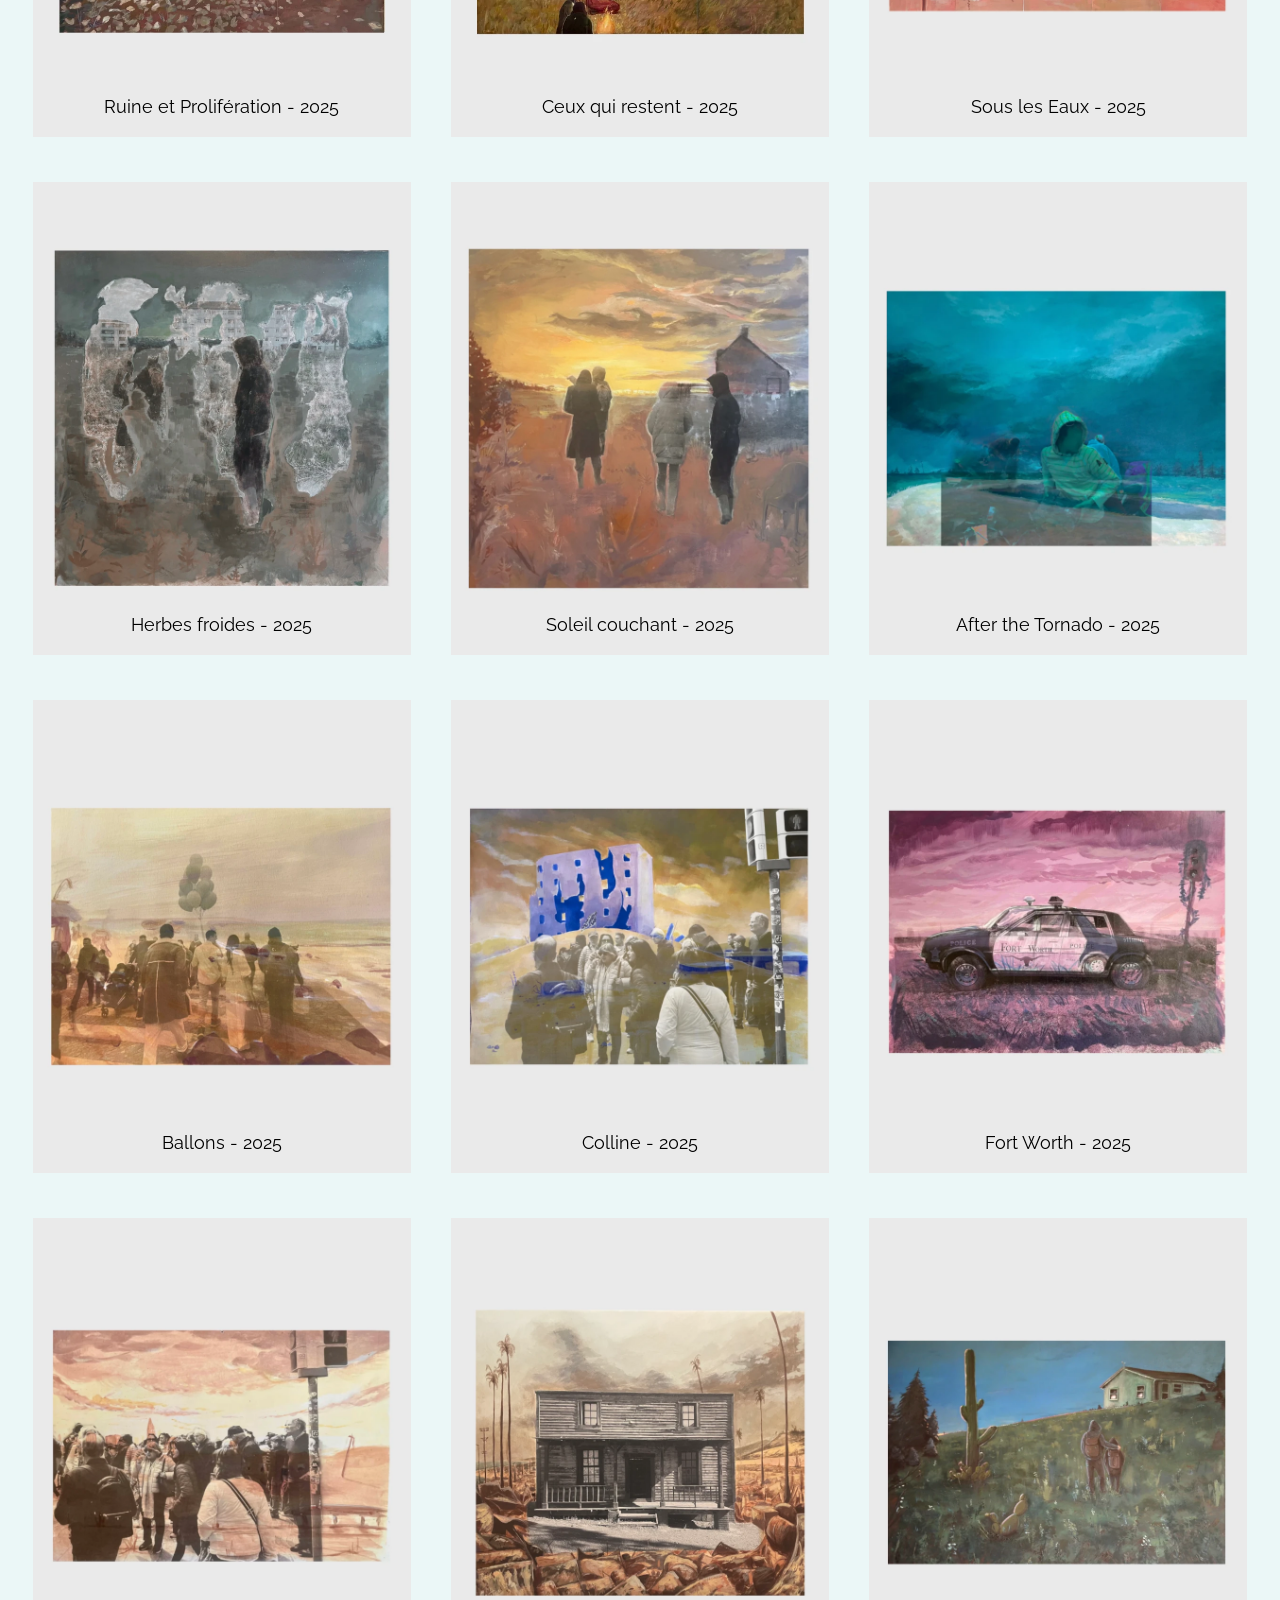
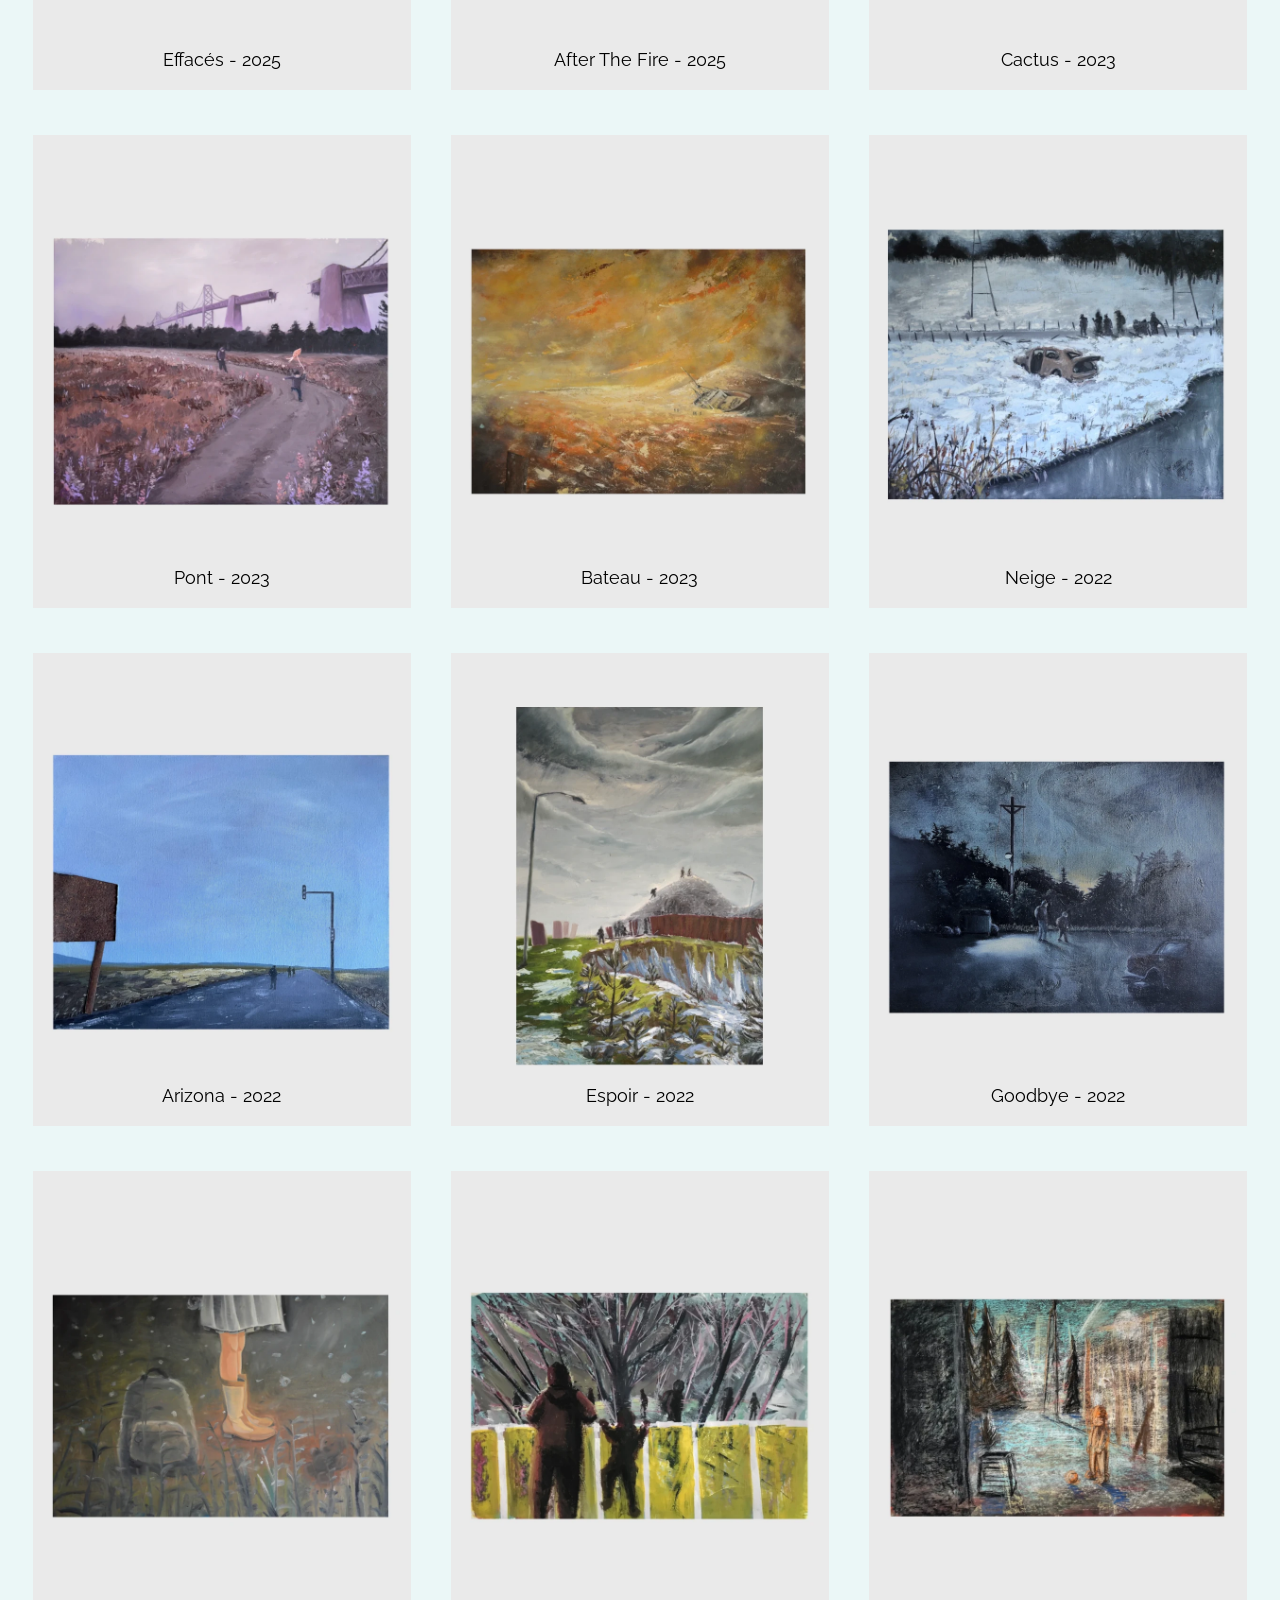
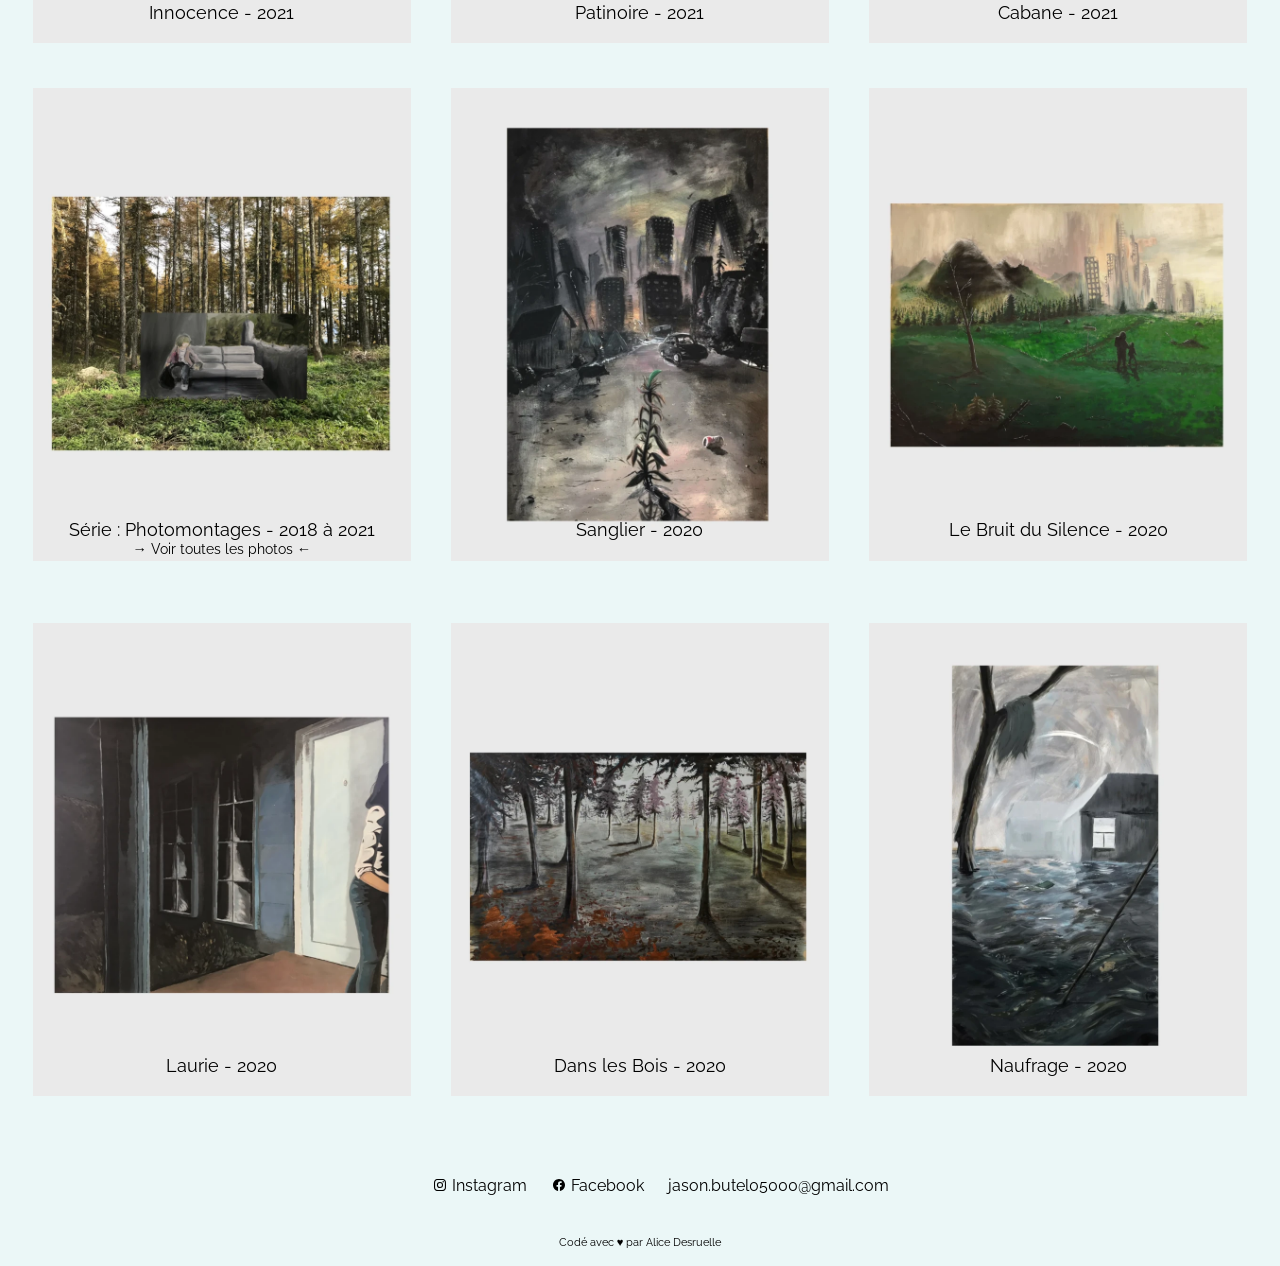
<file: docs/peintures.html>
<!DOCTYPE HTML>

	<head>

		<!-- type de document, encodage des caractères -->
		<meta http-equiv="content-type" content="text/html; charset=utf-8">

		<!-- texte de description affiché par les moteurs de recherche -->
		<meta name="description" content="Peintures de Jason Butel, artiste plasticien, inspirées par l’Anthropocène, la nature, la fiction et les imaginaires contemporains.">

		<!-- ne pas empêcher le référencement -->
		<meta name="robots" content="index,follow">

		<meta property="og:title" content="Peintures | Jason Butel">
		<meta property="og:description" content="Peintures de Jason Butel, artiste plasticien, inspirées par l’Anthropocène, la nature, la fiction et les imaginaires contemporains.">

		<!-- pour les mobiles -->
		<meta name="viewport" content="width=device-width, user-scalable=yes, initial-scale=1.0" />

		<!-- titre affiché dans l'onglet du navigateur et sur les moteurs de recherche -->
		<title>Peintures | Jason Butel</title>
		<link rel="icon" href="images/iconbis.JPG" type="image/jpg">


		<link rel="stylesheet" href="css/style.css">

		<!-- liens vers les fichiers et librairies JavaScript -->
		<script src="js/jquery-3.7.1.min.js"></script>
		<script src="js/script.js"></script>

	</head>

	<body>

		<header>

			<section class="menu">
				<a class="btn_menu" href="index.html">Accueil</a>
				<a class="btn_menu" href="photographies.html">Photographies</a>
				<a class="btn_menu" href="a_propos.html">À propos</a>
			</section>
			
		</header>
		
		<main>
			<h1 class="titre">Peintures</h1>
			<section class="page">
				<div class="container" onclick="window.location.href='template_peintures.html?page=page33';">
					<img class="peintures" src="images/peintures_impression/visuel_9bis.webp">
					<div class="text">Forest - 2026</div>
				</div>
				<div class="container" onclick="window.location.href='template_peintures.html?page=page32';">
					<img class="peintures" src="images/peintures_impression/visuel_12bis.webp">
					<div class="text">Un soir parmi les pierres - 2026</div>
				</div>
				<div class="container" onclick="window.location.href='template_peintures.html?page=page31';">
					<img class="peintures" src="images/peintures_impression/visuel_10bis.webp">
					<div class="text">Carcasse - 2026</div>
				</div>
				<div class="container" onclick="window.location.href='template_peintures.html?page=page30';">
					<img class="peintures" src="images/peintures_impression/visuel_7bis.webp">
					<div class="text">Le Murmure du vivant - 2026</div>
				</div>
				<div class="container" onclick="window.location.href='template_peintures.html?page=page1';">
					<img class="peintures" src="images/peintures_impression/visuel_1.webp">
					<div class="text">Ghost - 2025</div>
				</div>
				<div class="container" onclick="window.location.href='template_peintures.html?page=page20';">
					<img class="peintures" src="images/peintures_impression/visuel_2bis.webp">
					<div class="text">Clarté sourde - 2025</div>
				</div>
				<div class="container" onclick="window.location.href='template_peintures.html?page=page21';">
					<img class="peintures" src="images/peintures_impression/visuel_3bis.webp">
					<div class="text">Ruine et Prolifération - 2025</div>
				</div>
				<div class="container" onclick="window.location.href='template_peintures.html?page=page22';">
					<img class="peintures" src="images/peintures_impression/visuel_4bis.webp">
					<div class="text">Ceux qui restent - 2025</div>
				</div>
				<div class="container" onclick="window.location.href='template_peintures.html?page=page23';">
					<img class="peintures" src="images/peintures_impression/visuel_5bis.webp">
					<div class="text">Sous les Eaux - 2025</div>
				</div>
				<div class="container" onclick="window.location.href='template_peintures.html?page=page2';">
					<img class="peintures" src="images/peinture_collage/visuel_1.webp">
					<div class="text">Herbes froides - 2025</div>
				</div>
				<div class="container" onclick="window.location.href='template_peintures.html?page=page24';">
					<img class="peintures" src="images/peinture_collage/visuel_2bis.webp">
					<div class="text">Soleil couchant - 2025</div>
				</div>
				<div class="container" onclick="window.location.href='template_peintures.html?page=page25';">
					<img class="peintures" src="images/peinture_collage/visuel_3bis.webp">
					<div class="text">After the Tornado - 2025</div>
				</div>
				<div class="container" onclick="window.location.href='template_peintures.html?page=page26';">
					<img class="peintures" src="images/peinture_collage/visuel_4bis.webp">
					<div class="text">Ballons - 2025</div>
				</div>
				<div class="container" onclick="window.location.href='template_peintures.html?page=page27';">
					<img class="peintures" src="images/peinture_collage/visuel_6bis.webp">
					<div class="text">Colline - 2025</div>
				</div>
				<div class="container" onclick="window.location.href='template_peintures.html?page=page28';">
					<img class="peintures" src="images/peinture_collage/visuel_7bis.webp">
					<div class="text">Fort Worth - 2025</div>
				</div>
				<div class="container" onclick="window.location.href='template_peintures.html?page=page29';">
					<img class="peintures" src="images/peinture_collage/visuel_8bis.webp">
					<div class="text">Effacés - 2025</div>
				</div>
				<div class="container" onclick="window.location.href='template_peintures.html?page=page6';">
					<img class="peintures" src="images/peintures/visuel_3.webp">
					<div class="text">After The Fire - 2025</div>
				</div>
				<div class="container" onclick="window.location.href='template_peintures.html?page=page4';">
					<img class="peintures" src="images/peintures/visuel_1.webp">
					<div class="text">Cactus - 2023</div>
				</div>
				<div class="container" onclick="window.location.href='template_peintures.html?page=page7';">
					<img class="peintures" src="images/peintures/visuel_4.webp">
					<div class="text">Pont - 2023</div>
				</div>
				<div class="container" onclick="window.location.href='template_peintures.html?page=page19';">
					<img class="peintures" src="images/peintures/visuel_
					16.webp">
					<div class="text">Bateau - 2023</div>
				</div>
				<div class="container" onclick="window.location.href='template_peintures.html?page=page5';">
					<img class="peintures" src="images/peintures/visuel_2.webp">
					<div class="text">Neige - 2022</div>
				</div>
				<div class="container" onclick="window.location.href='template_peintures.html?page=page13';">
					<img class="peintures" src="images/peintures/visuel_10.webp">
					<div class="text">Arizona - 2022</div>
				</div>
				<div class="container" onclick="window.location.href='template_peintures.html?page=page9';">
					<img class="peintures" src="images/peintures/visuel_6.webp">
					<div class="text">Espoir - 2022</div>
				</div>
				<div class="container" onclick="window.location.href='template_peintures.html?page=page12';">
					<img class="peintures" src="images/peintures/visuel_9.webp">
					<div class="text">Goodbye - 2022</div>
				</div>
				<div class="container" onclick="window.location.href='template_peintures.html?page=page8';">
					<img class="peintures" src="images/peintures/visuel_5.webp">
					<div class="text">Innocence - 2021</div>
				</div>
				<div class="container" onclick="window.location.href='template_peintures.html?page=page14';">
					<img class="peintures" src="images/peintures/visuel_11.webp">
					<div class="text">Patinoire - 2021</div>
				</div>
				<div class="container" onclick="window.location.href='template_peintures.html?page=page18';">
					<img class="peintures" src="images/peintures/visuel_
					15.webp">
					<div class="text">Cabane - 2021</div>
				</div>
				<div class="container" onclick="window.location.href='template_peintures.html?page=page3';">
					<img class="peintures" src="images/photomontages/visuel_1.webp">
					<div class="text">Série : Photomontages - 2018 à 2021</div>
					<div class="text_voir">&#x2192; Voir toutes les photos &#x2190;</div>
				</div>
				<div class="container" onclick="window.location.href='template_peintures.html?page=page10';">
					<img class="peintures" src="images/peintures/visuel_7.webp">
					<div class="text">Sanglier - 2020</div>
				</div>
				<div class="container" onclick="window.location.href='template_peintures.html?page=page15';">
					<img class="peintures" src="images/peintures/visuel_12.webp">
					<div class="text">Le Bruit du Silence - 2020</div>
				</div>
				<div class="container" onclick="window.location.href='template_peintures.html?page=page11';">
					<img class="peintures" src="images/peintures/visuel_8.webp">
					<div class="text">Laurie - 2020</div>
				</div>
				<div class="container" onclick="window.location.href='template_peintures.html?page=page16';">
					<img class="peintures" src="images/peintures/visuel_
					13.webp">
					<div class="text">Dans les Bois - 2020</div>
				</div>
				<div class="container" onclick="window.location.href='template_peintures.html?page=page17';">
					<img class="peintures" src="images/peintures/visuel_
					14.webp">
					<div class="text">Naufrage - 2020</div>
				</div>
				
			</section>
		</main>

		<footer>
			<ul class="footer_links">
				<li> 
					<a href="https://www.instagram.com/buteljay/" target="_blank">
					<svg xmlns="http://www.w3.org/2000/svg" width="16" height="16" fill="currentColor" class="bi bi-instagram" viewBox="0 0 16 16">
	  				<path d="M8 0C5.829 0 5.556.01 4.703.048 3.85.088 3.269.222 2.76.42a3.9 3.9 0 0 0-1.417.923A3.9 3.9 0 0 0 .42 2.76C.222 3.268.087 3.85.048 4.7.01 5.555 0 5.827 0 8.001c0 2.172.01 2.444.048 3.297.04.852.174 1.433.372 1.942.205.526.478.972.923 1.417.444.445.89.719 1.416.923.51.198 1.09.333 1.942.372C5.555 15.99 5.827 16 8 16s2.444-.01 3.298-.048c.851-.04 1.434-.174 1.943-.372a3.9 3.9 0 0 0 1.416-.923c.445-.445.718-.891.923-1.417.197-.509.332-1.09.372-1.942C15.99 10.445 16 10.173 16 8s-.01-2.445-.048-3.299c-.04-.851-.175-1.433-.372-1.941a3.9 3.9 0 0 0-.923-1.417A3.9 3.9 0 0 0 13.24.42c-.51-.198-1.092-.333-1.943-.372C10.443.01 10.172 0 7.998 0zm-.717 1.442h.718c2.136 0 2.389.007 3.232.046.78.035 1.204.166 1.486.275.373.145.64.319.92.599s.453.546.598.92c.11.281.24.705.275 1.485.039.843.047 1.096.047 3.231s-.008 2.389-.047 3.232c-.035.78-.166 1.203-.275 1.485a2.5 2.5 0 0 1-.599.919c-.28.28-.546.453-.92.598-.28.11-.704.24-1.485.276-.843.038-1.096.047-3.232.047s-2.39-.009-3.233-.047c-.78-.036-1.203-.166-1.485-.276a2.5 2.5 0 0 1-.92-.598 2.5 2.5 0 0 1-.6-.92c-.109-.281-.24-.705-.275-1.485-.038-.843-.046-1.096-.046-3.233s.008-2.388.046-3.231c.036-.78.166-1.204.276-1.486.145-.373.319-.64.599-.92s.546-.453.92-.598c.282-.11.705-.24 1.485-.276.738-.034 1.024-.044 2.515-.045zm4.988 1.328a.96.96 0 1 0 0 1.92.96.96 0 0 0 0-1.92m-4.27 1.122a4.109 4.109 0 1 0 0 8.217 4.109 4.109 0 0 0 0-8.217m0 1.441a2.667 2.667 0 1 1 0 5.334 2.667 2.667 0 0 1 0-5.334"/>
					</svg> Instagram</a> 
				</li>

				<li>
					<a href="https://www.facebook.com/jay.butel.5" target="_blank"><svg xmlns="http://www.w3.org/2000/svg" width="16" height="16" fill="currentColor" class="bi bi-facebook" viewBox="0 0 16 16">
	  				<path d="M16 8.049c0-4.446-3.582-8.05-8-8.05C3.58 0-.002 3.603-.002 8.05c0 4.017 2.926 7.347 6.75 7.951v-5.625h-2.03V8.05H6.75V6.275c0-2.017 1.195-3.131 3.022-3.131.876 0 1.791.157 1.791.157v1.98h-1.009c-.993 0-1.303.621-1.303 1.258v1.51h2.218l-.354 2.326H9.25V16c3.824-.604 6.75-3.934 6.75-7.951"/>
					</svg> Facebook </a>
				</li>
				
				<li>
					<a href="mailto:jason.butel05000@gmail.com" target="_blank"
					>jason.butel05000@gmail.com</a>
				</li>
			</ul>
			
			<p>Codé avec &#9829; par <a href="https://purple-star-create.github.io/portfolio/" target="_blank">Alice Desruelle</a></p>
		</footer>
		
	</body>
</html>
</file>
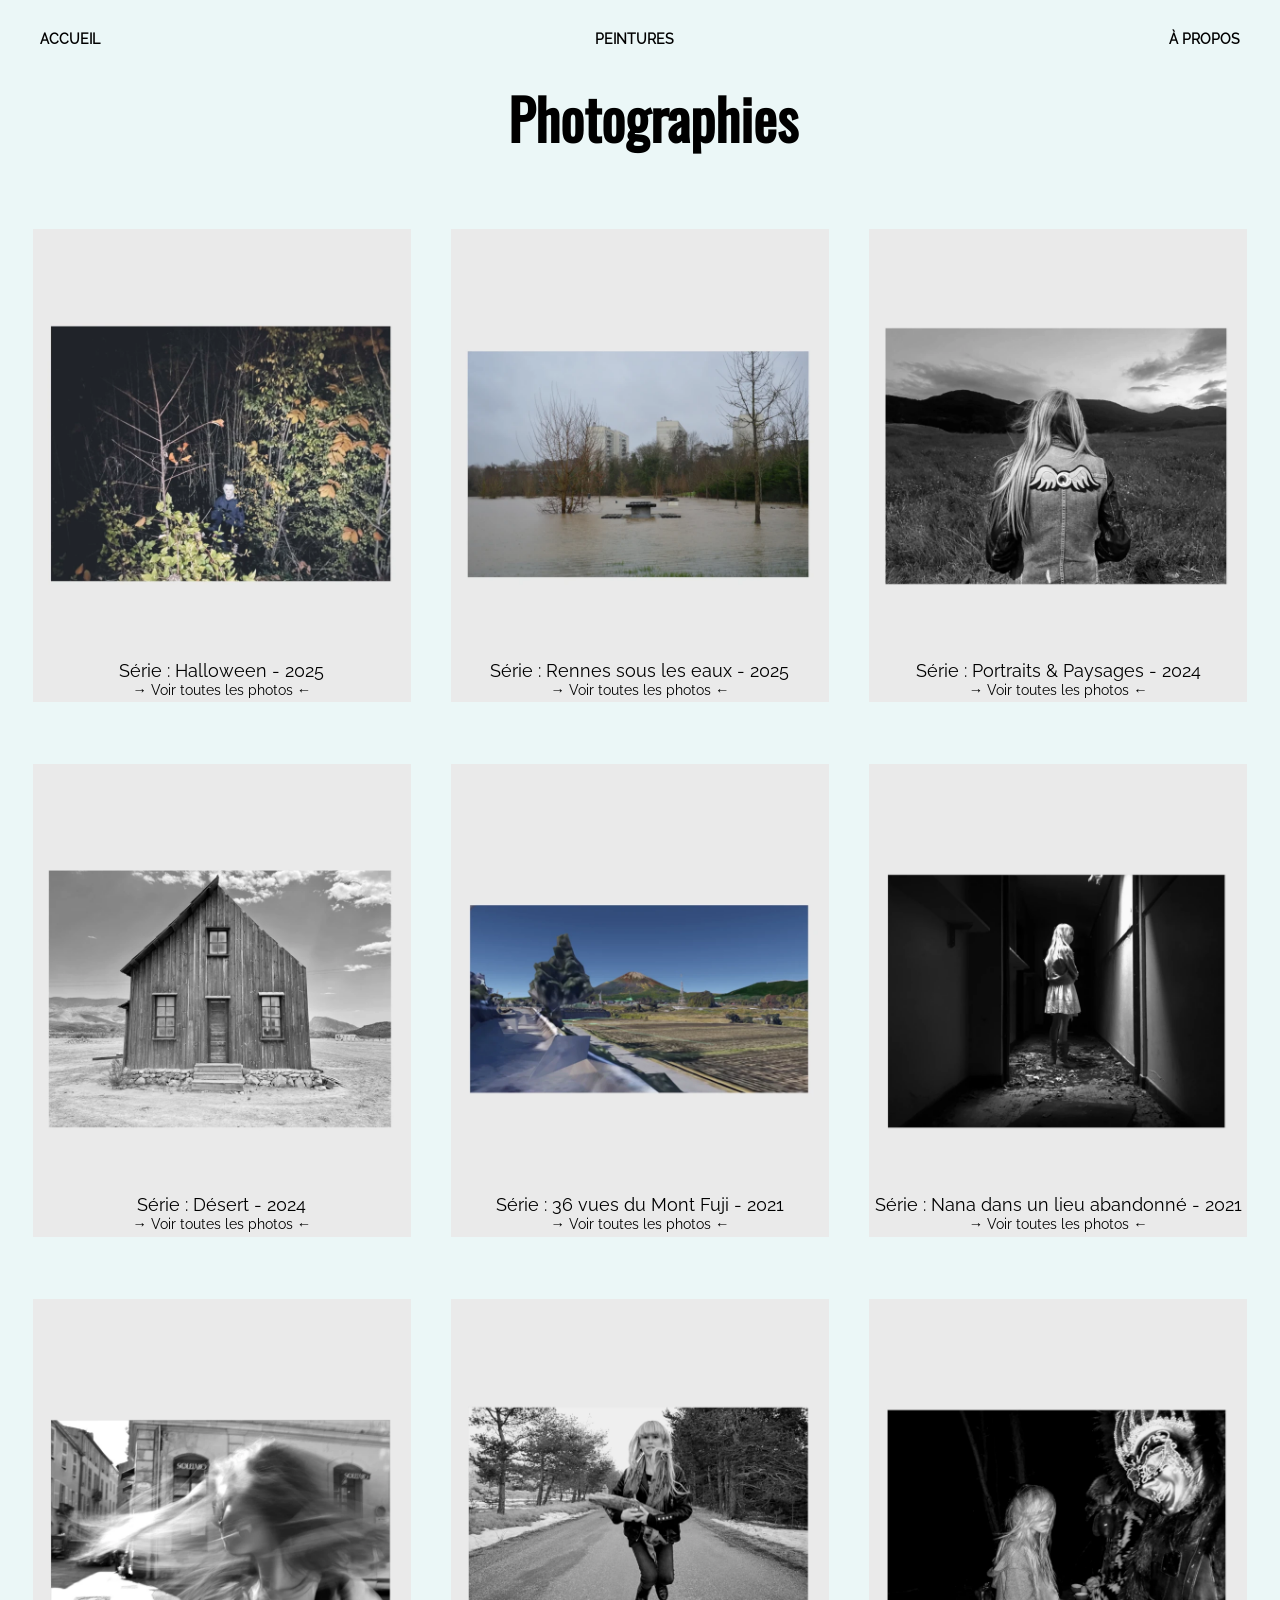
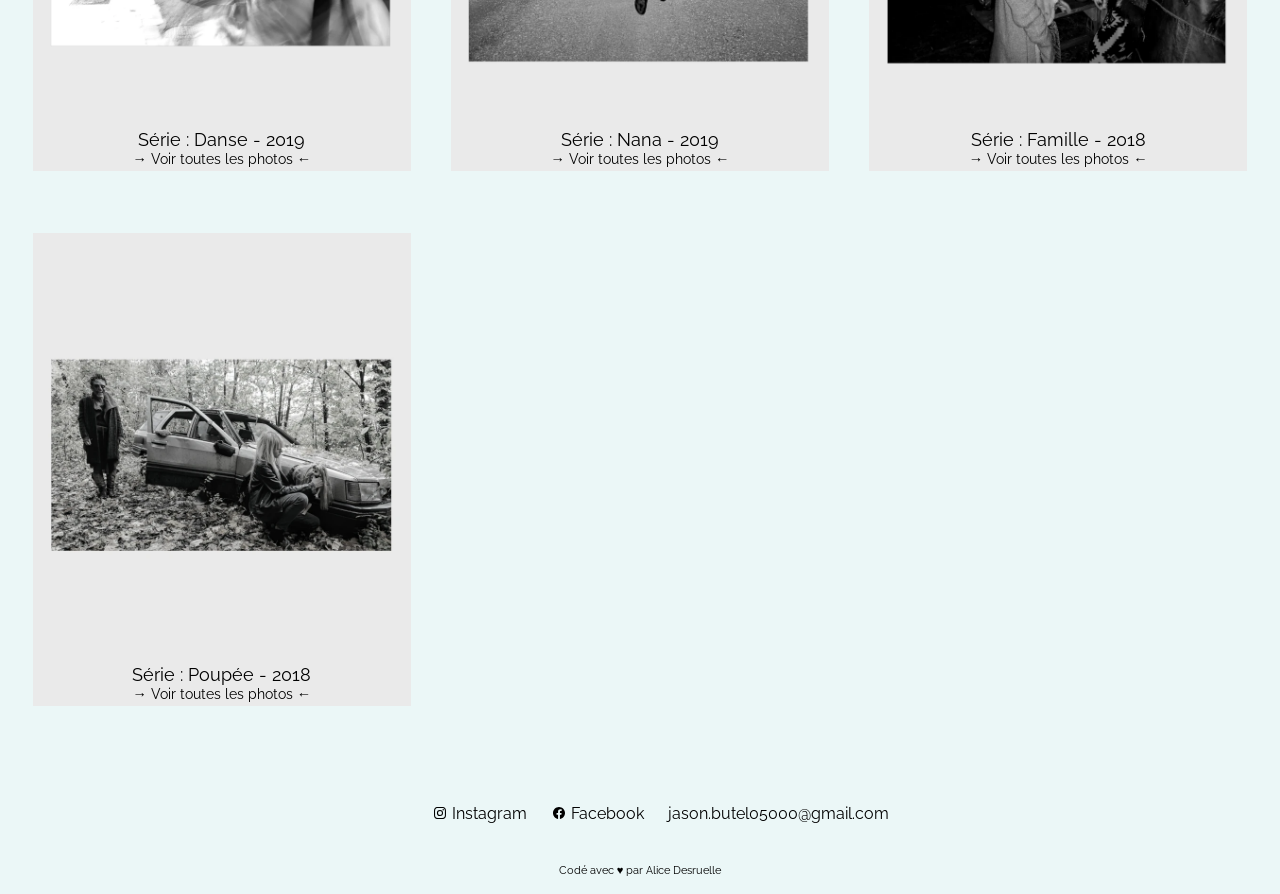
<file: docs/photographies.html>
<!DOCTYPE HTML>

	<head>

		<!-- type de document, encodage des caractères -->
		<meta http-equiv="content-type" content="text/html; charset=utf-8">

		<!-- texte de description affiché par les moteurs de recherche -->
		<meta name="description" content="Photographies de Jason Butel, artiste plasticien, autour de l’Anthropocène, de la nature, de la fiction et des paysages contemporains.">

		<!-- ne pas empêcher le référencement -->
		<meta name="robots" content="index,follow">

		<meta property="og:title" content="Photographies | Jason Butel">
		<meta property="og:description" content="Photographies de Jason Butel, artiste plasticien, autour de l’Anthropocène, de la nature, de la fiction et des paysages contemporains.">

		<!-- pour les mobiles -->
		<meta name="viewport" content="width=device-width, user-scalable=yes, initial-scale=1.0" />

		<!-- titre affiché dans l'onglet du navigateur et sur les moteurs de recherche -->
		<title>Photographies | Jason Butel</title>
		<link rel="icon" href="images/iconbis.JPG" type="image/jpg">


		<link rel="stylesheet" href="css/style.css">

		<!-- liens vers les fichiers et librairies JavaScript -->
		<script src="js/jquery-3.7.1.min.js"></script>
		<script src="js/script.js"></script>

	</head>

	<body>

		<header>

			<section class="menu">
				<a class="btn_menu" href="index.html">Accueil</a>
				<a class="btn_menu" href="peintures.html">Peintures</a>
				<a class="btn_menu" href="a_propos.html">À propos</a>
			</section>
			
		</header>
		
		<main>
			<h1 class="titre">Photographies</h1>
			<section class="page">
				<div class="container" onclick="window.location.href='template_photographies.html?page=page10';">
					
					<img class="peintures" src="images/photos/halloween/visuel_cartel.webp">
					<div class="text">Série : Halloween - 2025</div>
					<div class="text_voir">&#x2192; Voir toutes les photos &#x2190;</div>
				</div>
				<div class="container" onclick="window.location.href='template_photographies.html?page=page5';">
					
					<img class="peintures" src="images/photos/rennes_sous_les_eaux/visuel_1.webp">
					<div class="text">Série : Rennes sous les eaux - 2025</div>
					<div class="text_voir">&#x2192; Voir toutes les photos &#x2190;</div>
				</div>
				<div class="container" onclick="window.location.href='template_photographies.html?page=page11';">
					
					<img class="peintures" src="images/photos/portraits_paysages/visuel_1bis.webp">
					<div class="text">Série : Portraits & Paysages - 2024</div>
					<div class="text_voir">&#x2192; Voir toutes les photos &#x2190;</div>
				</div>
				<div class="container" onclick="window.location.href='template_photographies.html?page=page4';">
					
					<img class="peintures" src="images/photos/desert/visuel_1.webp">
					<div class="text">Série : Désert - 2024</div>
					<div class="text_voir">&#x2192; Voir toutes les photos &#x2190;</div>
				</div>
				<div class="container" onclick="window.location.href='template_photographies.html?page=page1';">
					
					<img class="peintures" src="images/photos/36_vues/visuel_1.webp">
					<div class="text">Série : 36 vues du Mont Fuji - 2021</div>
					<div class="text_voir">&#x2192; Voir toutes les photos &#x2190;</div>
				</div>
				<div class="container" onclick="window.location.href='template_photographies.html?page=page9';">
					
					<img class="peintures" src="images/photos/nana_lieu_abandonné/visuel_1.webp">
					<div class="text">Série : Nana dans un lieu abandonné - 2021</div>
					<div class="text_voir">&#x2192; Voir toutes les photos &#x2190;</div>
				</div>
				<div class="container" onclick="window.location.href='template_photographies.html?page=page6';">
					
					<img class="peintures" src="images/photos/danse/visuel_1.webp">
					<div class="text">Série : Danse - 2019</div>
					<div class="text_voir">&#x2192; Voir toutes les photos &#x2190;</div>
				</div>
				<div class="container" onclick="window.location.href='template_photographies.html?page=page3';">
					
					<img class="peintures" src="images/photos/nana/visuel_1.webp">
					<div class="text">Série : Nana - 2019</div>
					<div class="text_voir">&#x2192; Voir toutes les photos &#x2190;</div>
				</div>
				<div class="container" onclick="window.location.href='template_photographies.html?page=page7';">
					
					<img class="peintures" src="images/photos/famille/visuel_1.webp">
					<div class="text">Série : Famille - 2018</div>
					<div class="text_voir">&#x2192; Voir toutes les photos &#x2190;</div>
				</div>
				<div class="container" onclick="window.location.href='template_photographies.html?page=page8';">
					
					<img class="peintures" src="images/photos/masques/visuel_1.webp">
					<div class="text">Série : Poupée - 2018</div>
					<div class="text_voir">&#x2192; Voir toutes les photos &#x2190;</div>
				</div>
				
			</section>
		</main>

		<footer>
			<ul class="footer_links">
				<li> 
					<a href="https://www.instagram.com/buteljay/" target="_blank">
					<svg xmlns="http://www.w3.org/2000/svg" width="16" height="16" fill="currentColor" class="bi bi-instagram" viewBox="0 0 16 16">
	  				<path d="M8 0C5.829 0 5.556.01 4.703.048 3.85.088 3.269.222 2.76.42a3.9 3.9 0 0 0-1.417.923A3.9 3.9 0 0 0 .42 2.76C.222 3.268.087 3.85.048 4.7.01 5.555 0 5.827 0 8.001c0 2.172.01 2.444.048 3.297.04.852.174 1.433.372 1.942.205.526.478.972.923 1.417.444.445.89.719 1.416.923.51.198 1.09.333 1.942.372C5.555 15.99 5.827 16 8 16s2.444-.01 3.298-.048c.851-.04 1.434-.174 1.943-.372a3.9 3.9 0 0 0 1.416-.923c.445-.445.718-.891.923-1.417.197-.509.332-1.09.372-1.942C15.99 10.445 16 10.173 16 8s-.01-2.445-.048-3.299c-.04-.851-.175-1.433-.372-1.941a3.9 3.9 0 0 0-.923-1.417A3.9 3.9 0 0 0 13.24.42c-.51-.198-1.092-.333-1.943-.372C10.443.01 10.172 0 7.998 0zm-.717 1.442h.718c2.136 0 2.389.007 3.232.046.78.035 1.204.166 1.486.275.373.145.64.319.92.599s.453.546.598.92c.11.281.24.705.275 1.485.039.843.047 1.096.047 3.231s-.008 2.389-.047 3.232c-.035.78-.166 1.203-.275 1.485a2.5 2.5 0 0 1-.599.919c-.28.28-.546.453-.92.598-.28.11-.704.24-1.485.276-.843.038-1.096.047-3.232.047s-2.39-.009-3.233-.047c-.78-.036-1.203-.166-1.485-.276a2.5 2.5 0 0 1-.92-.598 2.5 2.5 0 0 1-.6-.92c-.109-.281-.24-.705-.275-1.485-.038-.843-.046-1.096-.046-3.233s.008-2.388.046-3.231c.036-.78.166-1.204.276-1.486.145-.373.319-.64.599-.92s.546-.453.92-.598c.282-.11.705-.24 1.485-.276.738-.034 1.024-.044 2.515-.045zm4.988 1.328a.96.96 0 1 0 0 1.92.96.96 0 0 0 0-1.92m-4.27 1.122a4.109 4.109 0 1 0 0 8.217 4.109 4.109 0 0 0 0-8.217m0 1.441a2.667 2.667 0 1 1 0 5.334 2.667 2.667 0 0 1 0-5.334"/>
					</svg> Instagram</a> 
				</li>

				<li>
					<a href="https://www.facebook.com/jay.butel.5" target="_blank"><svg xmlns="http://www.w3.org/2000/svg" width="16" height="16" fill="currentColor" class="bi bi-facebook" viewBox="0 0 16 16">
	  				<path d="M16 8.049c0-4.446-3.582-8.05-8-8.05C3.58 0-.002 3.603-.002 8.05c0 4.017 2.926 7.347 6.75 7.951v-5.625h-2.03V8.05H6.75V6.275c0-2.017 1.195-3.131 3.022-3.131.876 0 1.791.157 1.791.157v1.98h-1.009c-.993 0-1.303.621-1.303 1.258v1.51h2.218l-.354 2.326H9.25V16c3.824-.604 6.75-3.934 6.75-7.951"/>
					</svg> Facebook </a>
				</li>
				
				<li>
					<a href="mailto:jason.butel05000@gmail.com" target="_blank"
					>jason.butel05000@gmail.com</a>
				</li>
			</ul>
			
			<p>Codé avec &#9829; par <a href="https://purple-star-create.github.io/portfolio/" target="_blank">Alice Desruelle</a></p>
		</footer>
		
	</body>
</html>
</file>
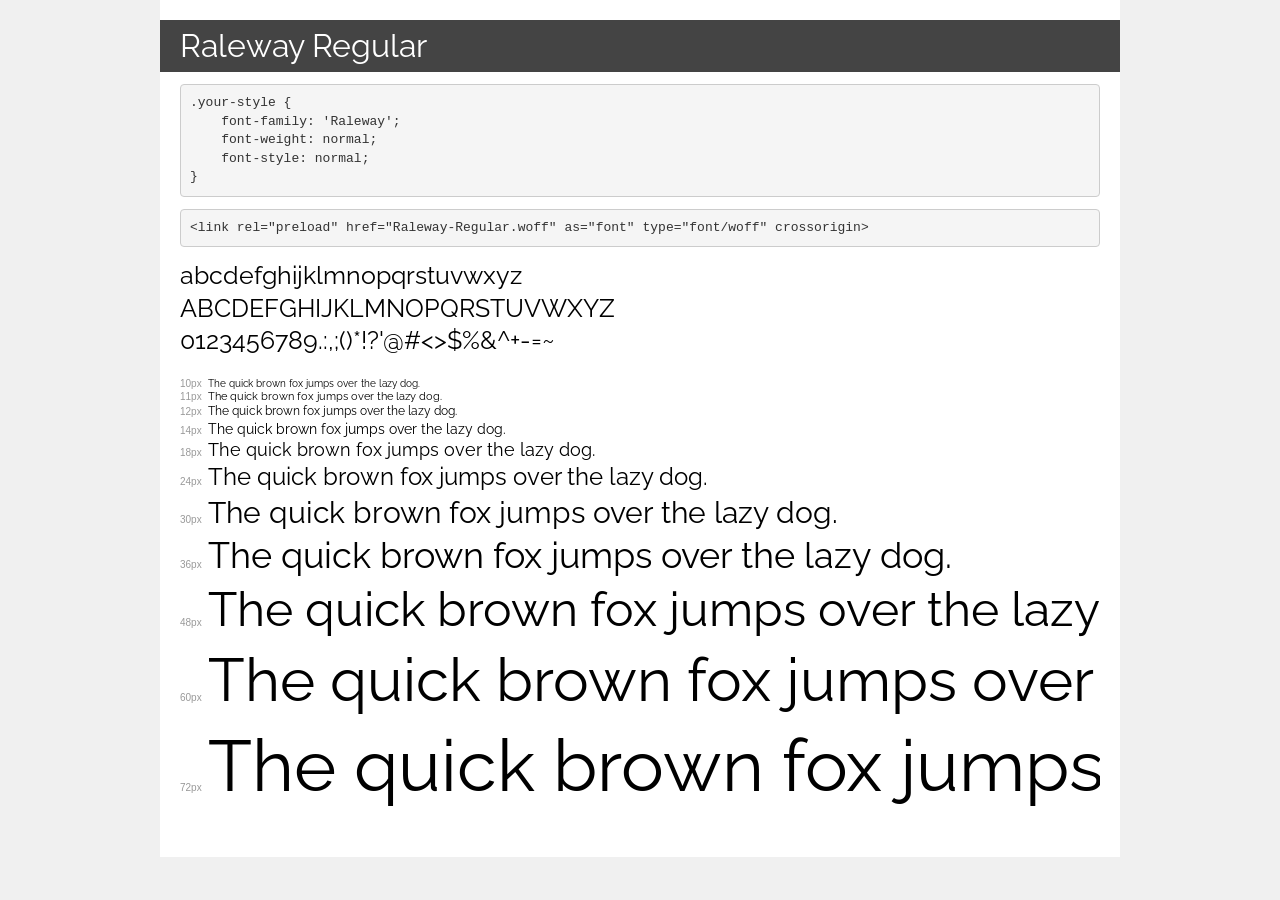
<file: docs/fonts/demo.html>
<!DOCTYPE html>
<html lang="en">
<head>
    <meta charset="utf-8">
    <meta http-equiv="X-UA-Compatible" content="IE=edge">
    <meta name="viewport" content="width=device-width, initial-scale=1">
    <meta name="robots" content="noindex, noarchive">
    <meta name="format-detection" content="telephone=no">
    <title>Transfonter demo</title>
    <link href="stylesheet.css" rel="stylesheet">
    <style>
        /*
        http://meyerweb.com/eric/tools/css/reset/
        v2.0 | 20110126
        License: none (public domain)
        */
        html, body, div, span, applet, object, iframe,
        h1, h2, h3, h4, h5, h6, p, blockquote, pre,
        a, abbr, acronym, address, big, cite, code,
        del, dfn, em, img, ins, kbd, q, s, samp,
        small, strike, strong, sub, sup, tt, var,
        b, u, i, center,
        dl, dt, dd, ol, ul, li,
        fieldset, form, label, legend,
        table, caption, tbody, tfoot, thead, tr, th, td,
        article, aside, canvas, details, embed,
        figure, figcaption, footer, header, hgroup,
        menu, nav, output, ruby, section, summary,
        time, mark, audio, video {
            margin: 0;
            padding: 0;
            border: 0;
            font-size: 100%;
            font: inherit;
            vertical-align: baseline;
        }
        /* HTML5 display-role reset for older browsers */
        article, aside, details, figcaption, figure,
        footer, header, hgroup, menu, nav, section {
            display: block;
        }
        body {
            line-height: 1;
        }
        ol, ul {
            list-style: none;
        }
        blockquote, q {
            quotes: none;
        }
        blockquote:before, blockquote:after,
        q:before, q:after {
            content: '';
            content: none;
        }
        table {
            border-collapse: collapse;
            border-spacing: 0;
        }
        /* demo styles */
        body {
            background: #f0f0f0;
            color: #000;
        }
        .page {
            background: #fff;
            width: 920px;
            margin: 0 auto;
            padding: 20px 20px 0 20px;
            overflow: hidden;
        }
        .font-container {
            overflow-x: auto;
            overflow-y: hidden;
            margin-bottom: 40px;
            line-height: 1.3;
            white-space: nowrap;
            padding-bottom: 5px;
        }
        h1 {
            position: relative;
            background: #444;
            font-size: 32px;
            color: #fff;
            padding: 10px 20px;
            margin: 0 -20px 12px -20px;
        }
        .letters {
            font-size: 25px;
            margin-bottom: 20px;
        }
        .s10:before {
            content: '10px';
        }
        .s11:before {
            content: '11px';
        }
        .s12:before {
            content: '12px';
        }
        .s14:before {
            content: '14px';
        }
        .s18:before {
            content: '18px';
        }
        .s24:before {
            content: '24px';
        }
        .s30:before {
            content: '30px';
        }
        .s36:before {
            content: '36px';
        }
        .s48:before {
            content: '48px';
        }
        .s60:before {
            content: '60px';
        }
        .s72:before {
            content: '72px';
        }
        .s10:before, .s11:before, .s12:before, .s14:before,
        .s18:before, .s24:before, .s30:before, .s36:before,
        .s48:before, .s60:before, .s72:before {
            font-family: Arial, sans-serif;
            font-size: 10px;
            font-weight: normal;
            font-style: normal;
            color: #999;
            padding-right: 6px;
        }
        pre {
            display: block;
            padding: 9px;
            margin: 0 0 12px;
            font-family: Monaco, Menlo, Consolas, "Courier New", monospace;
            font-size: 13px;
            line-height: 1.428571429;
            color: #333;
            font-weight: normal;
            font-style: normal;
            background-color: #f5f5f5;
            border: 1px solid #ccc;
            overflow-x: auto;
            border-radius: 4px;
        }
        /* responsive */
        @media (max-width: 959px) {
            .page {
                width: auto;
                margin: 0;
            }
        }
    </style>
</head>
<body>
<div class="page">
    <div class="demo">
        <h1 style="font-family: 'Raleway'; font-weight: normal; font-style: normal;">Raleway Regular</h1>
        <pre title="Usage">.your-style {
    font-family: 'Raleway';
    font-weight: normal;
    font-style: normal;
}</pre>
        <pre title="Preload (optional)">
&lt;link rel=&quot;preload&quot; href=&quot;Raleway-Regular.woff&quot; as=&quot;font&quot; type=&quot;font/woff&quot; crossorigin&gt;</pre>
        <div class="font-container" style="font-family: 'Raleway'; font-weight: normal; font-style: normal;">
            <p class="letters">
                abcdefghijklmnopqrstuvwxyz<br>
ABCDEFGHIJKLMNOPQRSTUVWXYZ<br>
                0123456789.:,;()*!?'@#&lt;&gt;$%&^+-=~
            </p>
            <p class="s10" style="font-size: 10px;">The quick brown fox jumps over the lazy dog.</p>
            <p class="s11" style="font-size: 11px;">The quick brown fox jumps over the lazy dog.</p>
            <p class="s12" style="font-size: 12px;">The quick brown fox jumps over the lazy dog.</p>
            <p class="s14" style="font-size: 14px;">The quick brown fox jumps over the lazy dog.</p>
            <p class="s18" style="font-size: 18px;">The quick brown fox jumps over the lazy dog.</p>
            <p class="s24" style="font-size: 24px;">The quick brown fox jumps over the lazy dog.</p>
            <p class="s30" style="font-size: 30px;">The quick brown fox jumps over the lazy dog.</p>
            <p class="s36" style="font-size: 36px;">The quick brown fox jumps over the lazy dog.</p>
            <p class="s48" style="font-size: 48px;">The quick brown fox jumps over the lazy dog.</p>
            <p class="s60" style="font-size: 60px;">The quick brown fox jumps over the lazy dog.</p>
            <p class="s72" style="font-size: 72px;">The quick brown fox jumps over the lazy dog.</p>
        </div>
    </div>

</div>
</body>
</html>
</file>
<file: css/style.css>
@import url('https://fonts.googleapis.com/css?family=Raleway');
@import url('https://fonts.googleapis.com/css?family=Oswald');

p{
  margin: 0;
  padding: 0;
  border: 0;
  vertical-align: baseline;
}

html, body{
  margin: 0;
  padding: 0;
  width: 100%;
  height: 100%;
}

*{
  box-sizing: border-box;
}

body{
  background-color: #ebf7f7;
}

/* ----------------------------- */
/* ACCUEIL
/* ----------------------------- */

.content{
  max-width: 500px;
  margin: 0 auto;
  text-align: center;
  position: absolute;
  top: 40vh;
  left: 40vw;
  z-index: 1;
}

.content h1{
  font-size: 300%;
}

.content h2, .content h1{
  font-family: 'Raleway', sans-serif;
  color: whitesmoke;
  text-shadow: 0px 0px 20px #000;
}

.buttons{
  display: flex;
  justify-content: center;
  padding: 300px;
  background: url("../images/paysage_bleu.webp");
  background-size: cover;
}

.btn{
  margin: 20px;
  font-family: 'Raleway', sans-serif;
  color: #ebf7f7;
  font-size: 135%;
  padding: 10px 20px;
  text-transform: uppercase;
  text-decoration: none;
  font-weight: bold;
}

.btn:hover{
  color: #9bb3b3;
}

/* ----------------------------- */
/* SLIDE
/* ----------------------------- */

.splide__slide img {
  width: 100%;
  height: auto;
}

/* ----------------------------- */
/* MENU
/* ----------------------------- */

.menu{
  position: fixed;
  width: 100vw;
  top: 0;
  display: flex;
  justify-content: space-between;
  background-color: #ebf7f7;

}

.btn_menu{
  margin: 20px;
  font-family: 'Raleway', sans-serif;
  color: #000;
  font-size: 90%;
  padding: 10px 20px;
  text-transform: uppercase;
  text-decoration: none;
  font-weight: bold;
}

.btn_menu:hover{
  color: #9bb3b3;
}

/* ----------------------------- */
/* PEINTURES & PHOTOGRAPHIES
/* ----------------------------- */

.titre{
  font-family: 'Oswald', sans-serif;
  font-size: 350%;
  padding-top: 3vw;
  padding-left: 2vw;
}

.text{
  padding-top: 0.4em;
  padding-bottom: 0.4em;
  font-family: 'Raleway', sans-serif;
} 

.carousel p{
  font-family: 'Raleway', sans-serif;
  font-size: 100%;
  padding-top: 1em;
}

.container{
  margin: 0.8vw;
  top: 10%;
  cursor: pointer;
}

.page{
  display: grid;
  grid-template-columns: auto auto auto;
  padding: 1vw;
  align-content: center;
}

.peintures{
  width: 31vw;
}

.carousel{
  padding: 2vw;
}

.carousel img{
  max-width: 50vw;
}

.carousel div{
  margin-bottom: 2em;
}

.text-template, .titre-template{
  font-family: 'Raleway', sans-serif;
  padding: 3vw;
  padding-left: 25vw;
  padding-right: 25vw;
  padding-bottom: 0vw;
}


.titre-template{
  padding-top: 6vw;
  font-size: 2rem;
}

.retour{
  font-family: 'Raleway', sans-serif;
  font-weight: bold;
  position: fixed;
  top: 0;
  left: 0;
  margin-left: 2.5em;
  margin-top: 2em;
  padding: 0.5em;
  text-transform: uppercase;
  text-decoration: none;
  color: #000;
}

.retour:hover{
  color: #9bb3b3;
}


.titre-template, .text-template, .carousel, .titre{
  display: flex;
  flex-wrap: wrap;
  justify-content: center;
}

/* ----------------------------- */
/* MODAL IMAGE
/* ----------------------------- */

/* Style the Image Used to Trigger the Modal */
#myImg {
  cursor: pointer;
  transition: 0.3s;
}

#myImg:hover {opacity: 0.7;}

/* The Modal (background) */
.modal {
  display: none; /* Hidden by default */
  position: fixed; /* Stay in place */
  z-index: 1; /* Sit on top */
  padding-top: 100px; /* Location of the box */
  left: 0;
  top: 0;
  width: 100%; /* Full width */
  height: 100%; /* Full height */
  /*overflow: auto; /* Enable scroll if needed */
  background-color: rgb(0,0,0); /* Fallback color */
  background-color: rgba(0,0,0,0.9); /* Black w/ opacity */
}

/* Modal Content (Image) */
.modal-content {
  margin: auto;
  display: block;
  /*width: 80%;*/
  max-height: 90%;
}

/* Caption of Modal Image (Image Text) - Same Width as the Image */
#caption {
  margin: auto;
  display: block;
  width: 80%;
  max-width: 700px;
  text-align: center;
  color: #ccc;
  padding: 10px 0;
  height: 150px;
}

/* Add Animation - Zoom in the Modal */
.modal-content, #caption {
  animation-name: zoom;
  animation-duration: 0.6s;
}

@keyframes zoom {
  from {transform:scale(0)}
  to {transform:scale(1)}
}

/* The Close Button */
.close {
  position: absolute;
  top: 15px;
  right: 35px;
  color: #f1f1f1;
  font-size: 40px;
  /*font-weight: bold;*/
  transition: 0.3s;
}

.close:hover,
.close:focus {
  color: #bbb;
  text-decoration: none;
  cursor: pointer;
}


/* ----------------------------- */
/* A PROPOS
/* ----------------------------- */

.a_propos p{
  width: 60%;
  font-size: 110%;
  line-height: 100%;
  margin-top: 30px;
  margin-left: 10%;
  font-family: 'Raleway', sans-serif;
}

.titre_a_propos{
  margin-top: 8vw;
  margin-left: 10%;
  font-family: 'Raleway', sans-serif;
}

.a_propos{
  display: flex;
}

.portrait{
  margin-top: 8vw;
  width: 45vw;
  height: 100%; 
}


/* ----------------------------- */
/* FOOTER
/* ----------------------------- */

footer{
  font-family: 'Raleway', sans-serif;
  text-align: center;
  font-size: 100%;
  padding-top: 15px;
  padding-bottom: 5px;
}

footer a{
  color: #000;
  text-decoration: none;
}

svg{
  height: 12px;
}

li{
  margin: 12px;
}

footer p{
  padding: 12px;
  font-size: 70%;
}

.footer_links{
  display: flex;
  flex-wrap: wrap;
  justify-content: center;
  align-items: center;
}

ul{
  list-style: none;
}

/* ----------------------------- */
/* COMPUTER/BIG SCREENS
/* ----------------------------- */

@media screen and (max-width: 768px){
  .content h1{
    font-size: 250%;
  }
  .btn{
    font-size: 110%;
    padding: 7px 15px;
  }
  p{
    line-height: 100%;
    font-size: 100%;
  }

  .page{
    grid-template-columns: 1fr;
    margin: 0.5vw auto;
    max-width: 90vw;  
  }
}
</file>
<file: docs/css/style.css>
p{
  margin: 0;
  padding: 0;
  border: 0;
  vertical-align: baseline;
}

html, body{
  margin: 0;
  padding: 0;
  width: 100%;
  height: 100%;
}

*{
  box-sizing: border-box;
}

body{
  background-color: #ebf7f7;
}


/* ----------------------------- */
/* TYPO
/* ----------------------------- */

@font-face {
    font-family: 'Oswald';
    src: url('../fonts/Oswald-Regular.woff') format('woff');
    font-weight: normal;
    font-style: normal;
    font-display: swap;
}

@font-face {
    font-family: 'Raleway';
    src: url('../fonts/Raleway-Regular.woff') format('woff');
    font-weight: normal;
    font-style: bold;
    font-display: swap;
}


/* ----------------------------- */
/* ACCUEIL
/* ----------------------------- */

.content h1, h2{
  color: white;
  text-shadow: 10px 5px 10px black;
  text-align: center;  
  transform: translate(-50%,-50%);
  z-index: 1;
}

.content h1{
  font-size: 400%;
  position: absolute;
  top: 25%;
  left: 50%;
}

.content h2{
  font-size: 300%;
  position: absolute;
  top: 35%;
  left: 50%;
}

.content a{
  position: absolute;
  top: -100px;
  opacity: 0;
}

.content{
  font-family: 'Raleway', sans-serif; 
}

.buttons div{
  text-align: center;
  margin: 3em;
}

.buttons{ 
  justify-content: center;
  padding: 10em;
  background: url("../images/paysage_bleu.webp");
  background-size: cover;
}

.btn{
  margin: 20px;
  font-family: 'Raleway', sans-serif;
  color: #ebf7f7;
  font-size: 135%;
  padding: 10px 20px;
  text-transform: uppercase;
  text-decoration: none;
  font-weight: bold;
}

.btn:hover{
  color: #9bb3b3;
}

/* ----------------------------- */
/* SLIDE
/* ----------------------------- */

@media screen and (min-width: 768px){

  .splide__slide img {
    width: 100%;
    height: auto;
  }

  .mobile_image{
    opacity: 0;
    position: absolute;
    top: -200px;
  }

}

/* ----------------------------- */
/* MENU
/* ----------------------------- */

.menu{
  position: fixed;
  width: 100vw;
  top: 0;
  display: flex;
  justify-content: space-between;
  background-color: #ebf7f7;
  z-index: 1;
}

.btn_menu{
  margin: 20px;
  font-family: 'Raleway', sans-serif;
  color: #000;
  font-size: 90%;
  padding: 10px 20px;
  text-transform: uppercase;
  text-decoration: none;
  font-weight: bold;
}

.btn_menu:hover{
  color: #9bb3b3;
}

/* ----------------------------- */
/* PEINTURES & PHOTOGRAPHIES
/* ----------------------------- */

.mouse{
  position: relative;
}

.titre{
  font-family: 'Oswald', sans-serif;
  font-size: 350%;
  padding-top: 3vw;
  padding-left: 2vw;
}

.text_voir{
  font-family: 'Raleway', sans-serif;
  position: relative;
  bottom: 9%;
  font-size: 90%;
  text-align: center;
}

.text{
  font-family: 'Raleway', sans-serif;
  position: relative;
  bottom: 9%;
  font-size: 110%;
  text-align: center;
} 

.carousel p{
  font-family: 'Raleway', sans-serif;
  font-size: 100%;
  padding-top: 1em;
}

.container{
  top: 10%;
  cursor: pointer;
  padding: 20px;
  padding-bottom: 0px;
}

.gros_container{
  margin: auto;
}

.page{
  display: grid;
  grid-template-columns: 1fr 1fr 1fr;
  padding: 1vw;
}

.peintures{
  max-width: 100%;
}

.carousel{
  padding: 2vw;
}

.carousel img{
  max-width: 50vw;
}

.carousel div{
  margin-bottom: 2em;
}

.text-template, .titre-template{
  font-family: 'Raleway', sans-serif;
  padding: 3vw;
  padding-left: 25vw;
  padding-right: 25vw;
  padding-bottom: 0vw;
}


.titre-template{
  padding-top: 6vw;
  font-size: 2rem;
}

.retour{
  font-family: 'Raleway', sans-serif;
  font-weight: bold;
  position: fixed;
  top: 0;
  left: 0;
  margin-left: 2.5em;
  margin-top: 2em;
  padding: 0.5em;
  text-transform: uppercase;
  text-decoration: none;
  color: #000;
}

.retour:hover{
  color: #9bb3b3;
}


.titre-template, .text-template, .carousel, .titre{
  display: flex;
  flex-wrap: wrap;
  justify-content: center;
}

/* ----------------------------- */
/* MODAL IMAGE
/* ----------------------------- */

/* Style the Image Used to Trigger the Modal */
#myImg {
  cursor: pointer;
  transition: 0.3s;
}

#myImg:hover {opacity: 0.7;}

/* The Modal (background) */
.modal {
  display: none; /* Hidden by default */
  position: fixed; /* Stay in place */
  z-index: 1; /* Sit on top */
  padding-top: 100px; /* Location of the box */
  left: 0;
  top: 0;
  width: 100%; /* Full width */
  height: 100%; /* Full height */
  /*overflow: auto; /* Enable scroll if needed */
  background-color: rgb(0,0,0); /* Fallback color */
  background-color: rgba(0,0,0,0.9); /* Black w/ opacity */
}

/* Modal Content (Image) */
.modal-content {
  margin: auto;
  display: block;
  max-height: 90%;
}

/* Caption of Modal Image (Image Text) - Same Width as the Image */
#caption {
  margin: auto;
  display: block;
  width: 80%;
  max-width: 700px;
  text-align: center;
  color: #ccc;
  padding: 10px 0;
  height: 150px;
}

/* Add Animation - Zoom in the Modal */
.modal-content, #caption {
  animation-name: zoom;
  animation-duration: 0.6s;
}

@keyframes zoom {
  from {transform:scale(0)}
  to {transform:scale(1)}
}

/* The Close Button */
.close {
  position: absolute;
  top: 15px;
  right: 35px;
  color: #f1f1f1;
  font-size: 40px;
  /*font-weight: bold;*/
  transition: 0.3s;
}

.close:hover,
.close:focus {
  color: #bbb;
  text-decoration: none;
  cursor: pointer;
}


/* ----------------------------- */
/* A PROPOS
/* ----------------------------- */

.a_propos p{
  width: 60%;
  font-size: 110%;
  line-height: 100%;
  margin-top: 30px;
  margin-left: 10%;
  font-family: 'Raleway', sans-serif;
}

.titre_a_propos{
  margin-top: 8vw;
  margin-left: 10%;
  font-family: 'Raleway', sans-serif;
}

.a_propos{
  display: flex;
}

.portrait{
  margin-top: 8vw;
  width: 45vw;
  height: 100%; 
}

/* ----------------------------- */
/* FOOTER
/* ----------------------------- */

footer{
  font-family: 'Raleway', sans-serif;
  text-align: center;
  font-size: 100%;
  padding-top: 15px;
  padding-bottom: 5px;
}

footer a{
  color: #000;
  text-decoration: none;
}

svg{
  height: 12px;
}

li{
  margin: 12px;
}

footer p{
  padding: 12px;
  font-size: 70%;
}

.footer_links{
  display: flex;
  flex-wrap: wrap;
  justify-content: center;
  align-items: center;
}

ul{
  list-style: none;
}

/* ----------------------------- */
/* RESPONSIVE MOBILE
/* ----------------------------- */

@media screen and (max-width: 768px){


  .buttons{
    opacity: 0;
    position: absolute;
    top: -600px;
  }


  .content h1, h2{
    color: white;
    text-shadow: 10px 5px 10px black;
    text-align: center;  
    transform: translate(-50%,-50%);
    z-index: 1;
  }

  .content h1{
    font-size: 300%;
    position: relative;
  }

  .content h2{
    font-size: 200%;
    position: relative; 
  }

  .content_lien{
    transform: translate(-50%,-50%);
    text-align: center;  
    
    z-index: 1;
    color: black;
    text-decoration: none;
    opacity: 1;
    padding: 1em;
    border-style: solid;
    border-width: 2px;
    border-color: black;
    border-radius: 1em;
    background-color: white;

    font-size: 100%;
  }
  .content a{
    opacity: 1;
    position: absolute;
    top: 200%;
    left: 50%;
  }

  .content{
    font-family: 'Raleway', sans-serif;
    padding: 1em;
    position: absolute;
    top: 15%;
    width: 100%;
  }

  .computer_image{
    opacity: 0;
    position: absolute;
    top: -200px;
  }

  .mobile_image{
    height: auto;
    width: 100vw;
    opacity: 1;
  }

  .btn{
    vertical-align: baseline;
    margin: 15px;
    font-size: 110%;
    padding: 0;
  }

  .buttons div{
  text-align: center;
  margin: 2em;
  }

  .buttons{
    padding: 2em;
    height: 60vh;
  }

  

  .titre{
    font-size: 200%;
    padding-top: 10vw;
  }

  .titre-template{
    padding-top: 14vw;
    font-size: 100%;
    padding-left: 0vw;
    padding-right: 0vw;
  }

  .a_propos p{
    width: 80%;
    font-size: 90%;
    line-height: 100%;
    margin-top: 20px;
    margin-left: 10%;
    font-family: 'Raleway', sans-serif;
    }

  .titre_a_propos{
    margin-top: 8vw;
    margin-left: 10%;
    font-family: 'Raleway', sans-serif;
  }

  .a_propos{
    display: flex;
    flex-wrap: wrap;
  }

  .portrait{
    width: 100vw;
  }

  .text{
    font-size: 90%;
  }

  .text_voir{
    font-size: 80%;
  }

  .btn_menu{
    margin: 5px;
    font-size: 65%;
    padding: 7px 15px;
  }

  .menu{
    width: 100vw;
  }

  p{
    line-height: 100%;
    font-size: 100%;
  }

  .modal-content{
    width: 100%;
  }

  .peintures{
    width: 90vw;
  }

  .carousel img{
    max-width: 85vw;
  }

  .carousel p{
    font-size: 70%;
    max-width: 85vw;
  }

  .page{
    grid-template-columns: 1fr;
    margin: 0.5vw auto;
    max-width: 90vw;  
    padding: 0vw;
  }

  .retour{
    position: fixed;
    top: 10px;
    left: 10px;
    padding: 4vw;
    margin: 0vw;
    font-size: 70%;
    background-color: rgba(235, 247, 247, 0.7); 
    border-radius: 7px;
  }

  footer{
    font-size: 80%;
    padding-top: 5px;
    padding-bottom: 5px;
  }

  svg{
    height: 10px;
  }

  li{
    margin: 5px;
  }

  ul{
    padding: 0vw;
  }

  footer p{
    font-size: 70%;
  }
}
</file>
<file: docs/fonts/stylesheet.css>
@font-face {
    font-family: 'Raleway';
    src: url('Raleway-Regular.woff') format('woff');
    font-weight: normal;
    font-style: normal;
    font-display: swap;
}
</file>
